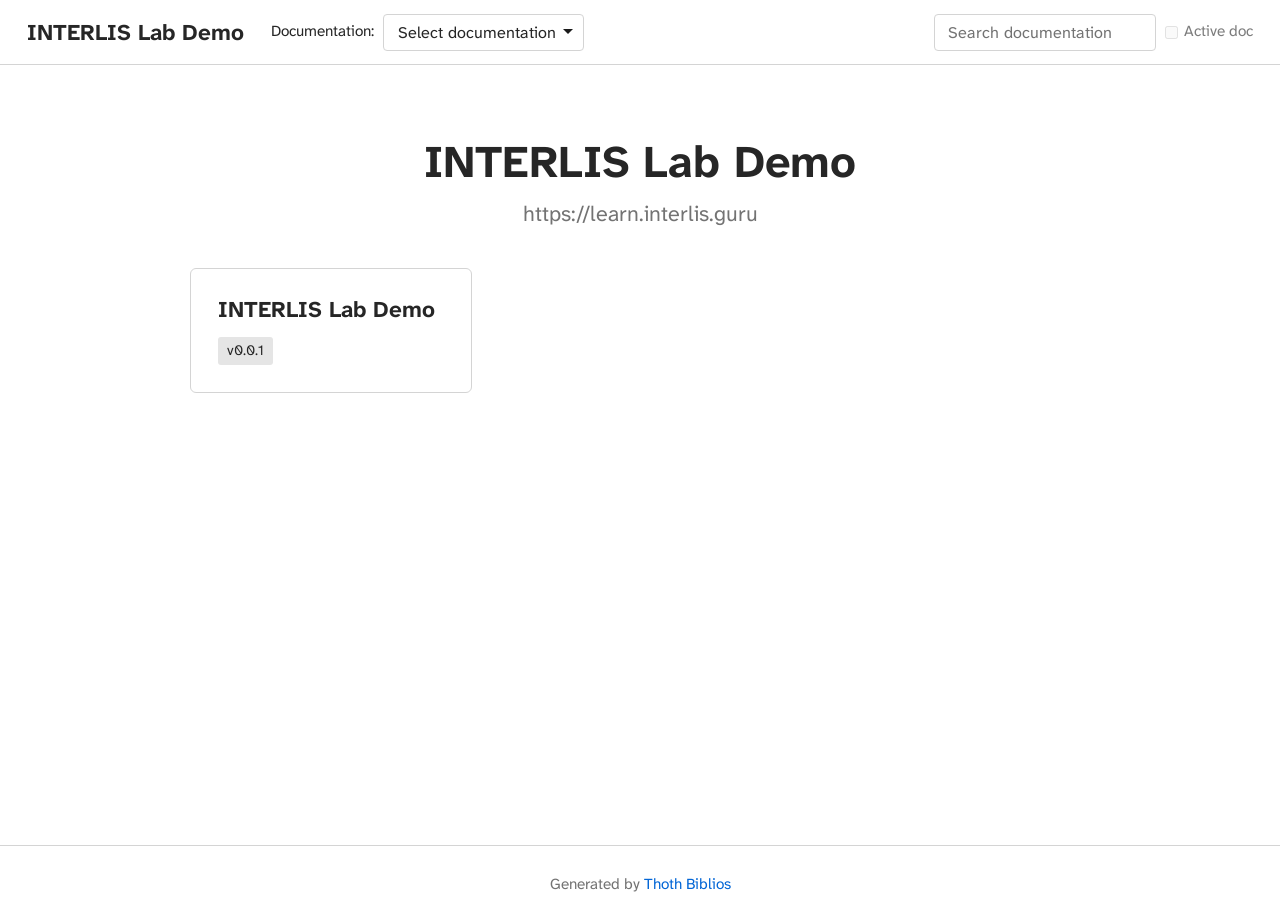
<file: index.html>
<!DOCTYPE html>
<html lang="de">
<head>
    <meta charset="UTF-8">
    <meta name="viewport" content="width=device-width, initial-scale=1.0">
    <title>INTERLIS Lab Demo</title>
    <link rel="stylesheet" href="./site-assets/jetbrainsmono.css">
    <link rel="stylesheet" href="./site-assets/merriweather.css">
    <link rel="stylesheet" href="./site-assets/source-sans-3.css">
    <link rel="stylesheet" href="./site-assets/notoserif.css">
    <link rel="stylesheet" href="./site-assets/open-sans.css">
    <link rel="stylesheet" href="./site-assets/literata.css">
    <link rel="stylesheet" href="./site-assets/atkinson-hyperlegible-next.css">
    <link rel="stylesheet" href="./site-assets/ibm-plex-sans.css">
    <link rel="stylesheet" href="./site-assets/styles.css">
    <link rel="stylesheet" href="./site-assets/custom.css">
    <link rel="stylesheet" href="./site-assets/prism/prism.css">
    <link rel="stylesheet" href="./site-assets/prism-overrides.css">
    <link rel="stylesheet" href="./site-assets/prism/plugins/line-highlight/prism-line-highlight.min.css">
    <link rel="stylesheet" href="./site-assets/prism/plugins/line-numbers/prism-line-numbers.min.css">
    <link rel="stylesheet" href="./site-assets/prism/plugins/toolbar/prism-toolbar.min.css">
    <script src="./site-assets/lunr.min.js" defer></script>
    <script src="./site-assets/search.js" defer></script>
    <script src="./site-assets/prism/prism.js" defer></script>
    <script src="./site-assets/prism-conum-bridge.js" defer></script>
    <script src="./site-assets/prism/components/prism-markup.min.js" defer></script>
    <script src="./site-assets/prism/components/prism-clike.min.js" defer></script>
    <script src="./site-assets/prism/components/prism-javascript.min.js" defer></script>
    <script src="./site-assets/prism/components/prism-css.min.js" defer></script>
    <script src="./site-assets/prism/components/prism-ini.min.js" defer></script>
    <script src="./site-assets/prism/components/prism-interlis.js" defer></script>
    <script src="./site-assets/prism/components/prism-java.min.js" defer></script>
    <script src="./site-assets/prism/components/prism-typescript.min.js" defer></script>
    <script src="./site-assets/prism/components/prism-json.min.js" defer></script>
    <script src="./site-assets/prism/components/prism-bash.min.js" defer></script>
    <script src="./site-assets/prism/components/prism-sql.min.js" defer></script>
    <script src="./site-assets/prism/components/prism-python.min.js" defer></script>
    <script src="./site-assets/prism/components/prism-yaml.min.js" defer></script>
    <script src="./site-assets/prism/components/prism-kotlin.min.js" defer></script>
    <script src="./site-assets/prism/components/prism-go.min.js" defer></script>
    <script src="./site-assets/prism/components/prism-c.min.js" defer></script>
    <script src="./site-assets/prism/components/prism-cpp.min.js" defer></script>
    <script src="./site-assets/prism/plugins/line-highlight/prism-line-highlight.min.js" defer></script>
    <script src="./site-assets/prism/plugins/line-numbers/prism-line-numbers.min.js" defer></script>
    <script src="./site-assets/prism/plugins/toolbar/prism-toolbar.min.js" defer></script>
    <script src="./site-assets/prism/plugins/copy-to-clipboard/prism-copy-to-clipboard.min.js" defer></script>
</head>
<body data-search-language-mode="multilingual_safe" data-single-page-mode="false" data-initial-chapter-id="" data-current-component-id="" data-current-version="" data-site-root-href="./" data-search-index-url="./search-index.json">
    <header class="site-header">
        <div class="header-content">
            <a href="./" class="site-title">
                <span class="site-title-text">INTERLIS Lab Demo</span>
            </a>
                <nav class="doc-switcher">
                    <label for="doc-switch">Documentation:</label>
                    <select id="doc-switch" onchange="window.location.href=this.value">
                        <option value="" disabled selected>Select documentation</option>
                            <option value="./interlis-lab-demo/main/"
                                >
                                INTERLIS Lab Demo
                            </option>
                    </select>
                </nav>
            <form class="search-form" action="./search/" method="get" role="search">
                <!--<label for="search-input">Search:</label>-->
                <input id="search-input" type="search" name="q" value="" placeholder="Search documentation">
                <input id="search-scope-input" type="hidden" name="scope" value="global">
                <input id="search-component-input" type="hidden" name="component" value="">
                <input id="search-version-input" type="hidden" name="version" value="">
                <label for="search-scope-active" class="search-scope-toggle is-disabled">
                    <input id="search-scope-active" type="checkbox" disabled>
                    <span>Active doc</span>
                </label>
            </form>
        </div>
    </header>

    <div class="layout">

        <main class="content">

    <div class="home">
        <h1>INTERLIS Lab Demo</h1>
            <p class="description">https://learn.interlis.guru</p>

        <div class="components-grid">
                <article class="component-card">
                    <a href="./interlis-lab-demo/main/"
                       class="component-card-default-link"
                       aria-label="Open INTERLIS Lab Demo (main)"></a>
                    <h2>INTERLIS Lab Demo</h2>
                    <p class="versions">
                            <a href="./interlis-lab-demo/main/" class="version-tag">v0.0.1</a>
                    </p>
                </article>
        </div>
    </div>

        </main>
    </div>

    <footer class="site-footer">
        <p>Generated by <a href="https://github.com/stefan/thoth">Thoth Biblios</a></p>
    </footer>
</body>
</html>
</file>
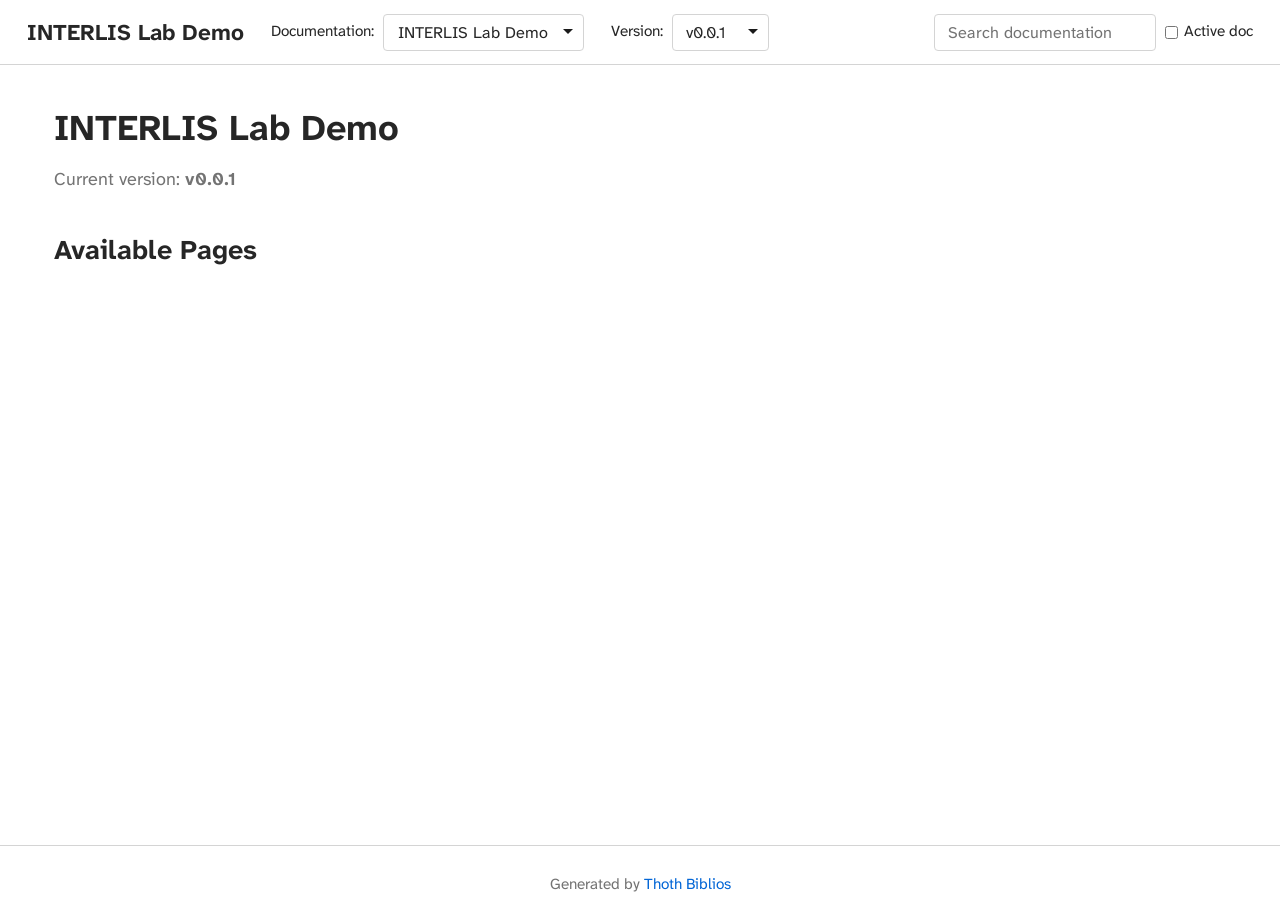
<file: interlis-lab-demo/index.html>
<!DOCTYPE html>
<html lang="de">
<head>
    <meta charset="UTF-8">
    <meta name="viewport" content="width=device-width, initial-scale=1.0">
    <title>INTERLIS Lab Demo</title>
    <link rel="stylesheet" href="../site-assets/jetbrainsmono.css">
    <link rel="stylesheet" href="../site-assets/merriweather.css">
    <link rel="stylesheet" href="../site-assets/source-sans-3.css">
    <link rel="stylesheet" href="../site-assets/notoserif.css">
    <link rel="stylesheet" href="../site-assets/open-sans.css">
    <link rel="stylesheet" href="../site-assets/literata.css">
    <link rel="stylesheet" href="../site-assets/atkinson-hyperlegible-next.css">
    <link rel="stylesheet" href="../site-assets/ibm-plex-sans.css">
    <link rel="stylesheet" href="../site-assets/styles.css">
    <link rel="stylesheet" href="../site-assets/custom.css">
    <link rel="stylesheet" href="../site-assets/prism/prism.css">
    <link rel="stylesheet" href="../site-assets/prism-overrides.css">
    <link rel="stylesheet" href="../site-assets/prism/plugins/line-highlight/prism-line-highlight.min.css">
    <link rel="stylesheet" href="../site-assets/prism/plugins/line-numbers/prism-line-numbers.min.css">
    <link rel="stylesheet" href="../site-assets/prism/plugins/toolbar/prism-toolbar.min.css">
    <script src="../site-assets/lunr.min.js" defer></script>
    <script src="../site-assets/search.js" defer></script>
    <script src="../site-assets/prism/prism.js" defer></script>
    <script src="../site-assets/prism-conum-bridge.js" defer></script>
    <script src="../site-assets/prism/components/prism-markup.min.js" defer></script>
    <script src="../site-assets/prism/components/prism-clike.min.js" defer></script>
    <script src="../site-assets/prism/components/prism-javascript.min.js" defer></script>
    <script src="../site-assets/prism/components/prism-css.min.js" defer></script>
    <script src="../site-assets/prism/components/prism-ini.min.js" defer></script>
    <script src="../site-assets/prism/components/prism-interlis.js" defer></script>
    <script src="../site-assets/prism/components/prism-java.min.js" defer></script>
    <script src="../site-assets/prism/components/prism-typescript.min.js" defer></script>
    <script src="../site-assets/prism/components/prism-json.min.js" defer></script>
    <script src="../site-assets/prism/components/prism-bash.min.js" defer></script>
    <script src="../site-assets/prism/components/prism-sql.min.js" defer></script>
    <script src="../site-assets/prism/components/prism-python.min.js" defer></script>
    <script src="../site-assets/prism/components/prism-yaml.min.js" defer></script>
    <script src="../site-assets/prism/components/prism-kotlin.min.js" defer></script>
    <script src="../site-assets/prism/components/prism-go.min.js" defer></script>
    <script src="../site-assets/prism/components/prism-c.min.js" defer></script>
    <script src="../site-assets/prism/components/prism-cpp.min.js" defer></script>
    <script src="../site-assets/prism/plugins/line-highlight/prism-line-highlight.min.js" defer></script>
    <script src="../site-assets/prism/plugins/line-numbers/prism-line-numbers.min.js" defer></script>
    <script src="../site-assets/prism/plugins/toolbar/prism-toolbar.min.js" defer></script>
    <script src="../site-assets/prism/plugins/copy-to-clipboard/prism-copy-to-clipboard.min.js" defer></script>
</head>
<body data-search-language-mode="multilingual_safe" data-single-page-mode="false" data-initial-chapter-id="" data-current-component-id="interlis-lab-demo" data-current-version="main" data-site-root-href="../" data-search-index-url="../search-index.json">
    <header class="site-header">
        <div class="header-content">
            <a href="../" class="site-title">
                <span class="site-title-text">INTERLIS Lab Demo</span>
            </a>
                <nav class="doc-switcher">
                    <label for="doc-switch">Documentation:</label>
                    <select id="doc-switch" onchange="window.location.href=this.value">
                        <option value="" disabled >Select documentation</option>
                            <option value="../interlis-lab-demo/main/"
                                selected>
                                INTERLIS Lab Demo
                            </option>
                    </select>
                </nav>
                <nav class="version-switcher">
                    <label for="version-switch">Version:</label>
                    <select id="version-switch" onchange="window.location.href=this.value">
                        <option disabled>Version</option>
                            <option value="../interlis-lab-demo/main/"
                                selected>
                                v0.0.1
                            </option>
                    </select>
                </nav>
            <form class="search-form" action="../search/" method="get" role="search">
                <!--<label for="search-input">Search:</label>-->
                <input id="search-input" type="search" name="q" value="" placeholder="Search documentation">
                <input id="search-scope-input" type="hidden" name="scope" value="global">
                <input id="search-component-input" type="hidden" name="component" value="interlis-lab-demo">
                <input id="search-version-input" type="hidden" name="version" value="main">
                <label for="search-scope-active" class="search-scope-toggle">
                    <input id="search-scope-active" type="checkbox">
                    <span>Active doc</span>
                </label>
            </form>
        </div>
    </header>

    <div class="layout">

        <main class="content">

    <div class="component-home">
        <h1>INTERLIS Lab Demo</h1>
        <p class="version-info">
            Current version: <strong>v0.0.1</strong>
        </p>

            <h2>Available Pages</h2>
            <ul class="page-list">
            </ul>

    </div>

        </main>
    </div>

    <footer class="site-footer">
        <p>Generated by <a href="https://github.com/stefan/thoth">Thoth Biblios</a></p>
    </footer>
</body>
</html>
</file>
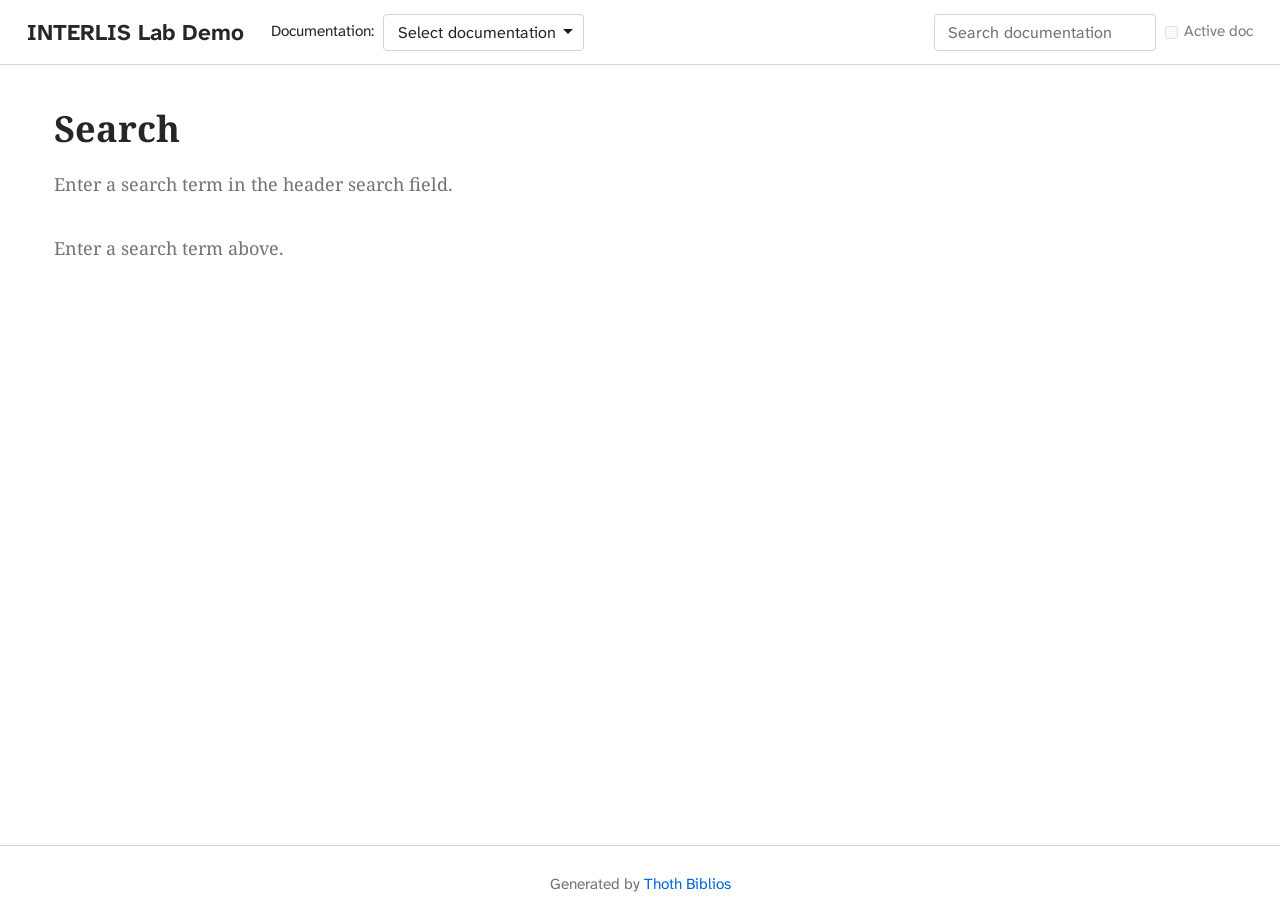
<file: search/index.html>
<!DOCTYPE html>
<html lang="de">
<head>
    <meta charset="UTF-8">
    <meta name="viewport" content="width=device-width, initial-scale=1.0">
    <title>Search - INTERLIS Lab Demo</title>
    <link rel="stylesheet" href="../site-assets/jetbrainsmono.css">
    <link rel="stylesheet" href="../site-assets/merriweather.css">
    <link rel="stylesheet" href="../site-assets/source-sans-3.css">
    <link rel="stylesheet" href="../site-assets/notoserif.css">
    <link rel="stylesheet" href="../site-assets/open-sans.css">
    <link rel="stylesheet" href="../site-assets/literata.css">
    <link rel="stylesheet" href="../site-assets/atkinson-hyperlegible-next.css">
    <link rel="stylesheet" href="../site-assets/ibm-plex-sans.css">
    <link rel="stylesheet" href="../site-assets/styles.css">
    <link rel="stylesheet" href="../site-assets/custom.css">
    <link rel="stylesheet" href="../site-assets/prism/prism.css">
    <link rel="stylesheet" href="../site-assets/prism-overrides.css">
    <link rel="stylesheet" href="../site-assets/prism/plugins/line-highlight/prism-line-highlight.min.css">
    <link rel="stylesheet" href="../site-assets/prism/plugins/line-numbers/prism-line-numbers.min.css">
    <link rel="stylesheet" href="../site-assets/prism/plugins/toolbar/prism-toolbar.min.css">
    <script src="../site-assets/lunr.min.js" defer></script>
    <script src="../search-index.js" defer></script>
    <script src="../site-assets/search.js" defer></script>
    <script src="../site-assets/prism/prism.js" defer></script>
    <script src="../site-assets/prism-conum-bridge.js" defer></script>
    <script src="../site-assets/prism/components/prism-markup.min.js" defer></script>
    <script src="../site-assets/prism/components/prism-clike.min.js" defer></script>
    <script src="../site-assets/prism/components/prism-javascript.min.js" defer></script>
    <script src="../site-assets/prism/components/prism-css.min.js" defer></script>
    <script src="../site-assets/prism/components/prism-ini.min.js" defer></script>
    <script src="../site-assets/prism/components/prism-interlis.js" defer></script>
    <script src="../site-assets/prism/components/prism-java.min.js" defer></script>
    <script src="../site-assets/prism/components/prism-typescript.min.js" defer></script>
    <script src="../site-assets/prism/components/prism-json.min.js" defer></script>
    <script src="../site-assets/prism/components/prism-bash.min.js" defer></script>
    <script src="../site-assets/prism/components/prism-sql.min.js" defer></script>
    <script src="../site-assets/prism/components/prism-python.min.js" defer></script>
    <script src="../site-assets/prism/components/prism-yaml.min.js" defer></script>
    <script src="../site-assets/prism/components/prism-kotlin.min.js" defer></script>
    <script src="../site-assets/prism/components/prism-go.min.js" defer></script>
    <script src="../site-assets/prism/components/prism-c.min.js" defer></script>
    <script src="../site-assets/prism/components/prism-cpp.min.js" defer></script>
    <script src="../site-assets/prism/plugins/line-highlight/prism-line-highlight.min.js" defer></script>
    <script src="../site-assets/prism/plugins/line-numbers/prism-line-numbers.min.js" defer></script>
    <script src="../site-assets/prism/plugins/toolbar/prism-toolbar.min.js" defer></script>
    <script src="../site-assets/prism/plugins/copy-to-clipboard/prism-copy-to-clipboard.min.js" defer></script>
</head>
<body data-search-language-mode="multilingual_safe" data-single-page-mode="false" data-initial-chapter-id="" data-current-component-id="" data-current-version="" data-site-root-href="../" data-search-index-url="../search-index.json">
    <header class="site-header">
        <div class="header-content">
            <a href="../" class="site-title">
                <span class="site-title-text">INTERLIS Lab Demo</span>
            </a>
                <nav class="doc-switcher">
                    <label for="doc-switch">Documentation:</label>
                    <select id="doc-switch" onchange="window.location.href=this.value">
                        <option value="" disabled selected>Select documentation</option>
                            <option value="../interlis-lab-demo/main/"
                                >
                                INTERLIS Lab Demo
                            </option>
                    </select>
                </nav>
            <form class="search-form" action="../search/" method="get" role="search">
                <!--<label for="search-input">Search:</label>-->
                <input id="search-input" type="search" name="q" value="" placeholder="Search documentation">
                <input id="search-scope-input" type="hidden" name="scope" value="global">
                <input id="search-component-input" type="hidden" name="component" value="">
                <input id="search-version-input" type="hidden" name="version" value="">
                <label for="search-scope-active" class="search-scope-toggle is-disabled">
                    <input id="search-scope-active" type="checkbox" disabled>
                    <span>Active doc</span>
                </label>
            </form>
        </div>
    </header>

    <div class="layout">

        <main class="content">

    <section class="search-page">
        <h1>Search</h1>
        <p id="search-query" class="search-status">Enter a search term.</p>
        <div id="search-results" class="search-results" aria-live="polite"></div>
    </section>

        </main>
    </div>

    <footer class="site-footer">
        <p>Generated by <a href="https://github.com/stefan/thoth">Thoth Biblios</a></p>
    </footer>
</body>
</html>
</file>
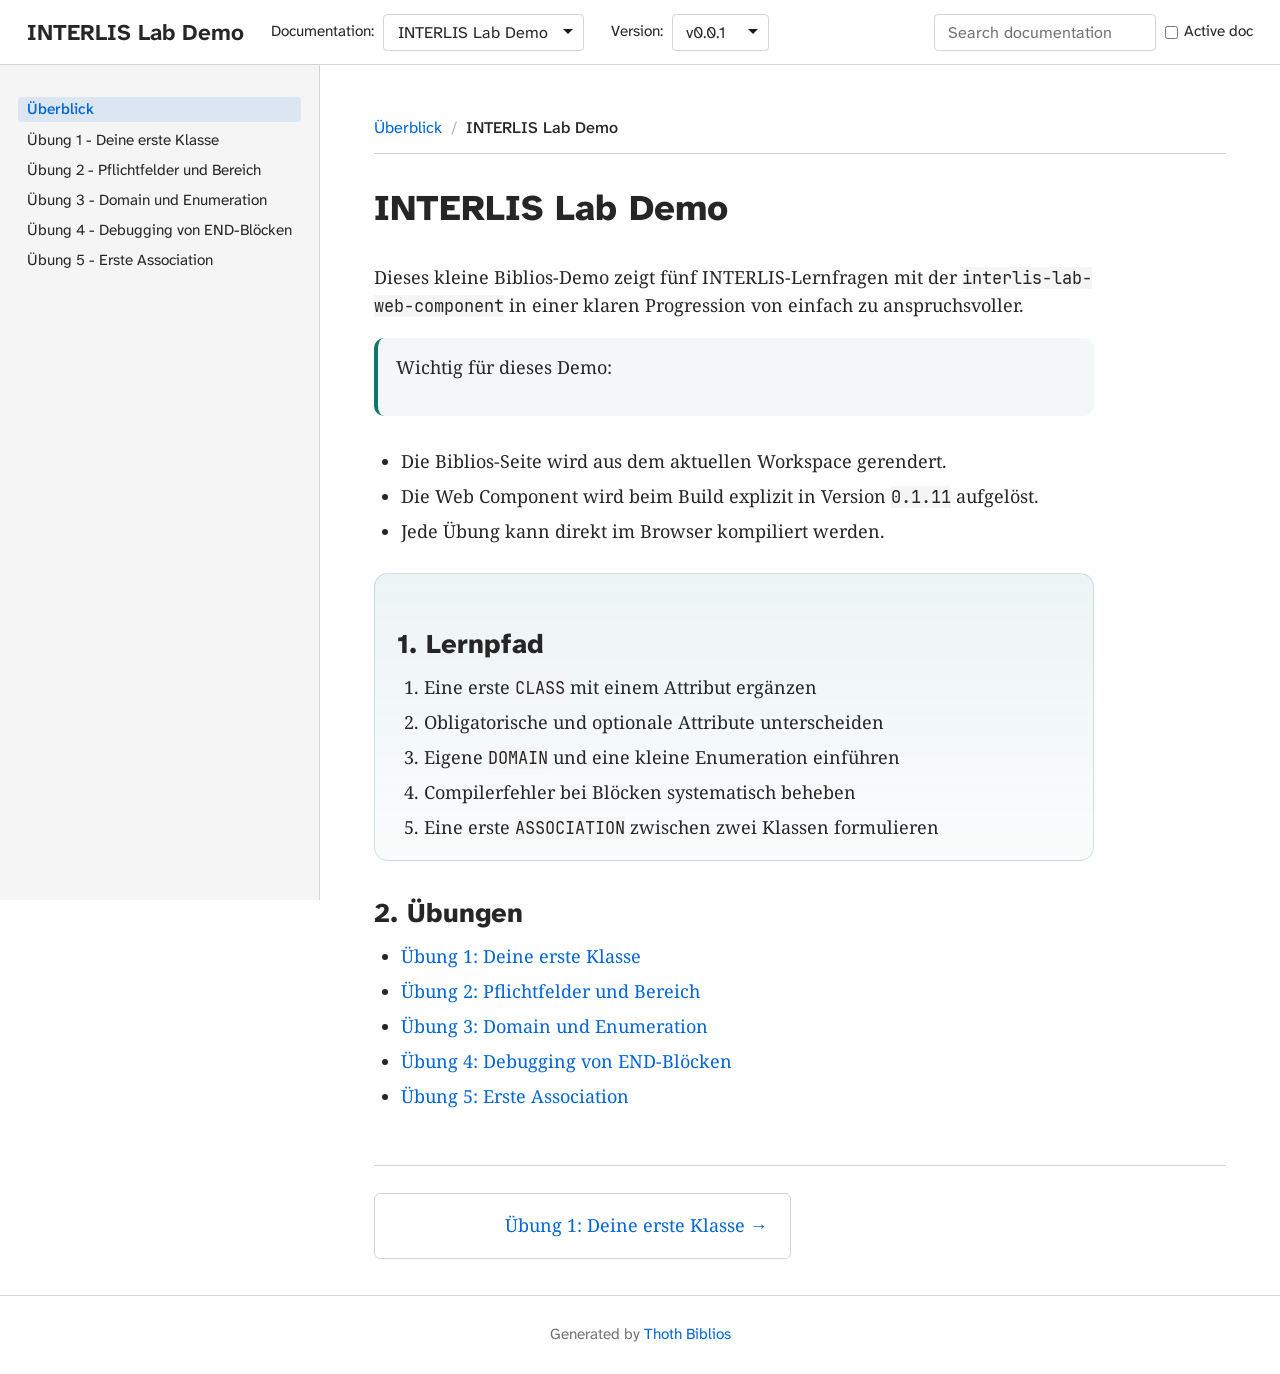
<file: interlis-lab-demo/main/index.html>
<!DOCTYPE html>
<html lang="de">
<head>
    <meta charset="UTF-8">
    <meta name="viewport" content="width=device-width, initial-scale=1.0">
    <title>INTERLIS Lab Demo</title>
    <link rel="stylesheet" href="../../site-assets/jetbrainsmono.css">
    <link rel="stylesheet" href="../../site-assets/merriweather.css">
    <link rel="stylesheet" href="../../site-assets/source-sans-3.css">
    <link rel="stylesheet" href="../../site-assets/notoserif.css">
    <link rel="stylesheet" href="../../site-assets/open-sans.css">
    <link rel="stylesheet" href="../../site-assets/literata.css">
    <link rel="stylesheet" href="../../site-assets/atkinson-hyperlegible-next.css">
    <link rel="stylesheet" href="../../site-assets/ibm-plex-sans.css">
    <link rel="stylesheet" href="../../site-assets/styles.css">
    <link rel="stylesheet" href="../../site-assets/custom.css">
    <link rel="stylesheet" href="../../site-assets/prism/prism.css">
    <link rel="stylesheet" href="../../site-assets/prism-overrides.css">
    <link rel="stylesheet" href="../../site-assets/prism/plugins/line-highlight/prism-line-highlight.min.css">
    <link rel="stylesheet" href="../../site-assets/prism/plugins/line-numbers/prism-line-numbers.min.css">
    <link rel="stylesheet" href="../../site-assets/prism/plugins/toolbar/prism-toolbar.min.css">
    <script src="../../site-assets/lunr.min.js" defer></script>
    <script src="../../site-assets/search.js" defer></script>
    <script src="../../site-assets/prism/prism.js" defer></script>
    <script src="../../site-assets/prism-conum-bridge.js" defer></script>
    <script src="../../site-assets/prism/components/prism-markup.min.js" defer></script>
    <script src="../../site-assets/prism/components/prism-clike.min.js" defer></script>
    <script src="../../site-assets/prism/components/prism-javascript.min.js" defer></script>
    <script src="../../site-assets/prism/components/prism-css.min.js" defer></script>
    <script src="../../site-assets/prism/components/prism-ini.min.js" defer></script>
    <script src="../../site-assets/prism/components/prism-interlis.js" defer></script>
    <script src="../../site-assets/prism/components/prism-java.min.js" defer></script>
    <script src="../../site-assets/prism/components/prism-typescript.min.js" defer></script>
    <script src="../../site-assets/prism/components/prism-json.min.js" defer></script>
    <script src="../../site-assets/prism/components/prism-bash.min.js" defer></script>
    <script src="../../site-assets/prism/components/prism-sql.min.js" defer></script>
    <script src="../../site-assets/prism/components/prism-python.min.js" defer></script>
    <script src="../../site-assets/prism/components/prism-yaml.min.js" defer></script>
    <script src="../../site-assets/prism/components/prism-kotlin.min.js" defer></script>
    <script src="../../site-assets/prism/components/prism-go.min.js" defer></script>
    <script src="../../site-assets/prism/components/prism-c.min.js" defer></script>
    <script src="../../site-assets/prism/components/prism-cpp.min.js" defer></script>
    <script src="../../site-assets/prism/plugins/line-highlight/prism-line-highlight.min.js" defer></script>
    <script src="../../site-assets/prism/plugins/line-numbers/prism-line-numbers.min.js" defer></script>
    <script src="../../site-assets/prism/plugins/toolbar/prism-toolbar.min.js" defer></script>
    <script src="../../site-assets/prism/plugins/copy-to-clipboard/prism-copy-to-clipboard.min.js" defer></script>
</head>
<body data-search-language-mode="multilingual_safe" data-single-page-mode="false" data-initial-chapter-id="" data-current-component-id="interlis-lab-demo" data-current-version="main" data-site-root-href="../../" data-search-index-url="../../search-index.json">
    <header class="site-header">
        <div class="header-content">
            <a href="../../" class="site-title">
                <span class="site-title-text">INTERLIS Lab Demo</span>
            </a>
                <nav class="doc-switcher">
                    <label for="doc-switch">Documentation:</label>
                    <select id="doc-switch" onchange="window.location.href=this.value">
                        <option value="" disabled >Select documentation</option>
                            <option value="../../interlis-lab-demo/main/"
                                selected>
                                INTERLIS Lab Demo
                            </option>
                    </select>
                </nav>
                <nav class="version-switcher">
                    <label for="version-switch">Version:</label>
                    <select id="version-switch" onchange="window.location.href=this.value">
                        <option disabled>Version</option>
                            <option value="../../interlis-lab-demo/main/"
                                selected>
                                v0.0.1
                            </option>
                    </select>
                </nav>
            <form class="search-form" action="../../search/" method="get" role="search">
                <!--<label for="search-input">Search:</label>-->
                <input id="search-input" type="search" name="q" value="" placeholder="Search documentation">
                <input id="search-scope-input" type="hidden" name="scope" value="global">
                <input id="search-component-input" type="hidden" name="component" value="interlis-lab-demo">
                <input id="search-version-input" type="hidden" name="version" value="main">
                <label for="search-scope-active" class="search-scope-toggle">
                    <input id="search-scope-active" type="checkbox">
                    <span>Active doc</span>
                </label>
            </form>
        </div>
    </header>

    <div class="layout">
        <aside class="sidebar">
            <nav class="sidebar-nav">

    <ul class="nav-list">

            <li class="nav-item">
                    <a href="../../interlis-lab-demo/main/"
                       class="nav-link active"
                       >
                        Überblick
                    </a>
            </li>

            <li class="nav-item">
                    <a href="../../interlis-lab-demo/main/01-erste-klasse/"
                       class="nav-link"
                       >
                        Übung 1 - Deine erste Klasse
                    </a>
            </li>

            <li class="nav-item">
                    <a href="../../interlis-lab-demo/main/02-pflichtfelder-und-bereich/"
                       class="nav-link"
                       >
                        Übung 2 - Pflichtfelder und Bereich
                    </a>
            </li>

            <li class="nav-item">
                    <a href="../../interlis-lab-demo/main/03-domain-und-enum/"
                       class="nav-link"
                       >
                        Übung 3 - Domain und Enumeration
                    </a>
            </li>

            <li class="nav-item">
                    <a href="../../interlis-lab-demo/main/04-debugging-end-bloecke/"
                       class="nav-link"
                       >
                        Übung 4 - Debugging von END-Blöcken
                    </a>
            </li>

            <li class="nav-item">
                    <a href="../../interlis-lab-demo/main/05-erste-association/"
                       class="nav-link"
                       >
                        Übung 5 - Erste Association
                    </a>
            </li>
    </ul>
            </nav>
        </aside>

        <main class="content">
            <nav class="breadcrumbs" data-chapter-breadcrumb="disabled">
                        
                            <a href="../../interlis-lab-demo/main/">Überblick</a>
                        <span class="separator">/</span>
                            <span class="current">INTERLIS Lab Demo</span>
            </nav>

    <article class="doc-page">
        <h1>INTERLIS Lab Demo</h1>
        <div class="doc-content">
            <div id="preamble">
 <div class="sectionbody">
  <div class="paragraph lead">
   <p>Dieses kleine Biblios-Demo zeigt fünf INTERLIS-Lernfragen mit der <code>interlis-lab-web-component</code> in einer klaren Progression von einfach zu anspruchsvoller.</p>
  </div>
  <div class="paragraph exercise-meta">
   <p>Wichtig für dieses Demo:</p>
  </div>
  <div class="ulist">
   <ul>
    <li>
     <p>Die Biblios-Seite wird aus dem aktuellen Workspace gerendert.</p>
    </li>
    <li>
     <p>Die Web Component wird beim Build explizit in Version <code>0.1.11</code> aufgelöst.</p>
    </li>
    <li>
     <p>Jede Übung kann direkt im Browser kompiliert werden.</p>
    </li>
   </ul>
  </div>
 </div>
</div>
<div class="sect1 exercise-path">
 <h2 id="_lernpfad"><a class="anchor" href="#_lernpfad"></a>1. Lernpfad</h2>
 <div class="sectionbody">
  <div class="olist arabic">
   <ol class="arabic">
    <li>
     <p>Eine erste <code>CLASS</code> mit einem Attribut ergänzen</p>
    </li>
    <li>
     <p>Obligatorische und optionale Attribute unterscheiden</p>
    </li>
    <li>
     <p>Eigene <code>DOMAIN</code> und eine kleine Enumeration einführen</p>
    </li>
    <li>
     <p>Compilerfehler bei Blöcken systematisch beheben</p>
    </li>
    <li>
     <p>Eine erste <code>ASSOCIATION</code> zwischen zwei Klassen formulieren</p>
    </li>
   </ol>
  </div>
 </div>
</div>
<div class="sect1">
 <h2 id="_übungen"><a class="anchor" href="#_übungen"></a>2. Übungen</h2>
 <div class="sectionbody">
  <div class="ulist">
   <ul>
    <li>
     <p><a href="01-erste-klasse/">Übung 1: Deine erste Klasse</a></p>
    </li>
    <li>
     <p><a href="02-pflichtfelder-und-bereich/">Übung 2: Pflichtfelder und Bereich</a></p>
    </li>
    <li>
     <p><a href="03-domain-und-enum/">Übung 3: Domain und Enumeration</a></p>
    </li>
    <li>
     <p><a href="04-debugging-end-bloecke/">Übung 4: Debugging von END-Blöcken</a></p>
    </li>
    <li>
     <p><a href="05-erste-association/">Übung 5: Erste Association</a></p>
    </li>
   </ul>
  </div>
 </div>
</div>
        </div>
    </article>

            <nav class="prev-next">
                    <a href="../../interlis-lab-demo/main/01-erste-klasse/" class="next">Übung 1: Deine erste Klasse</a>
            </nav>
        </main>
    </div>

    <footer class="site-footer">
        <p>Generated by <a href="https://github.com/stefan/thoth">Thoth Biblios</a></p>
    </footer>
</body>
</html>
</file>
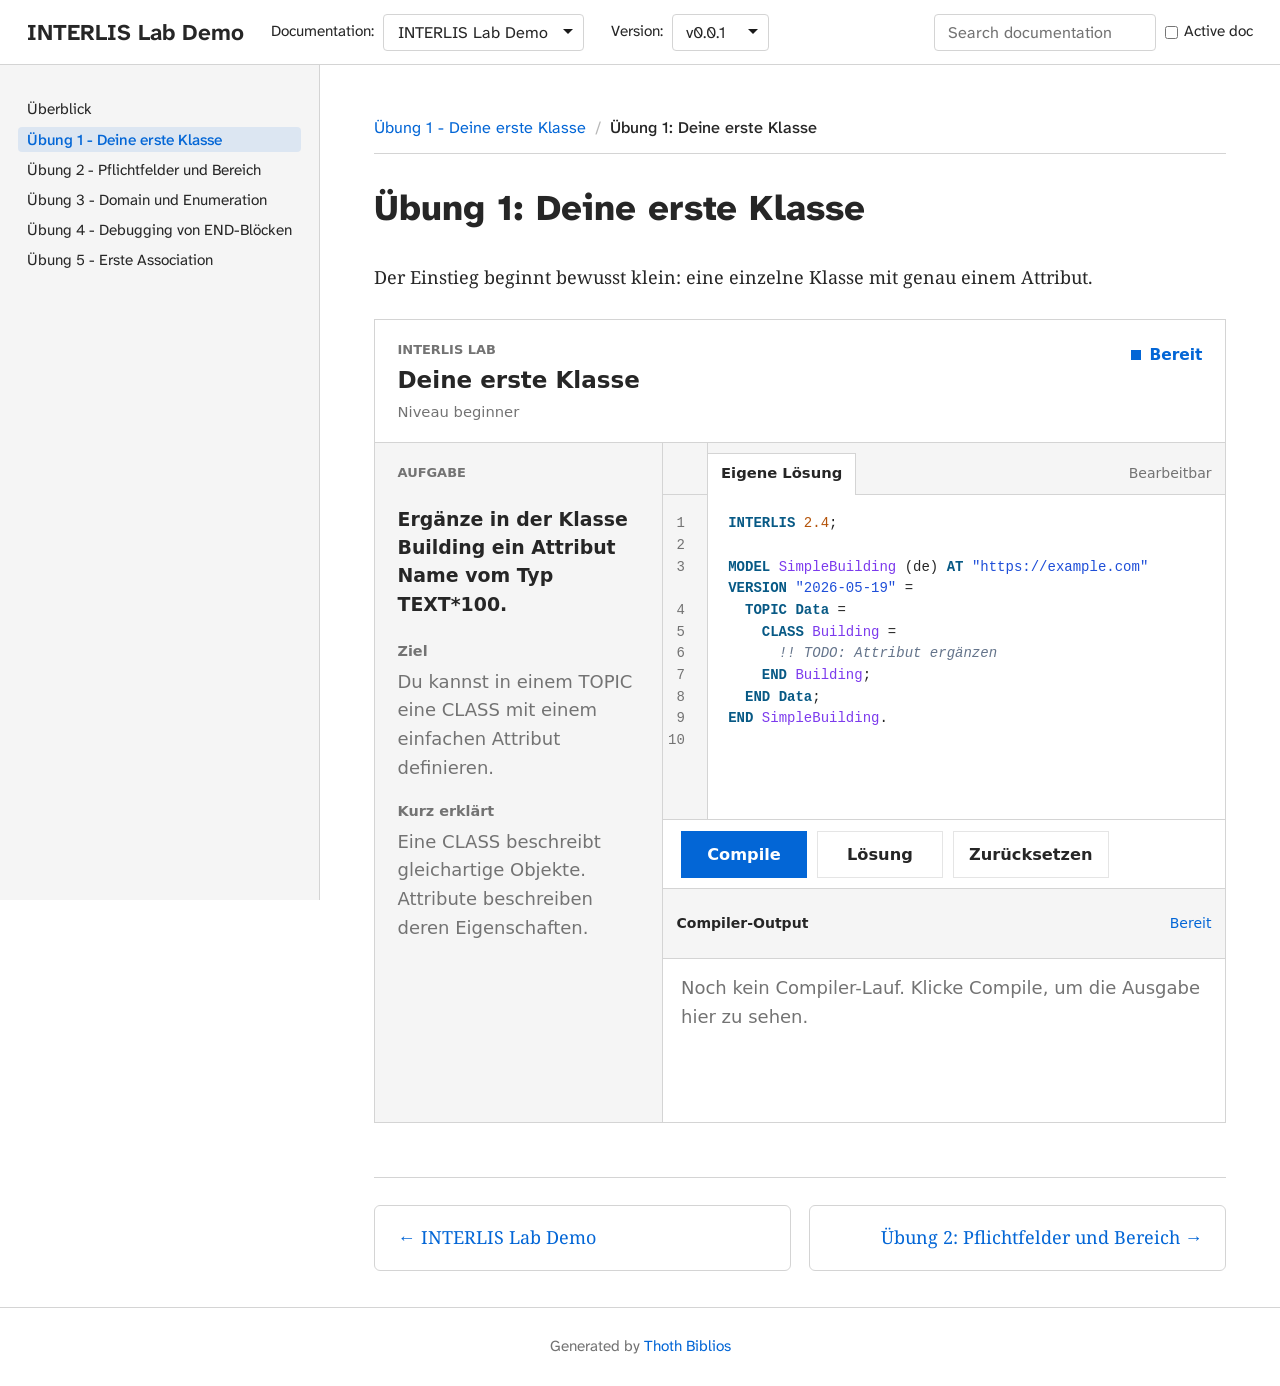
<file: interlis-lab-demo/main/01-erste-klasse/index.html>
<!DOCTYPE html>
<html lang="de">
<head>
    <meta charset="UTF-8">
    <meta name="viewport" content="width=device-width, initial-scale=1.0">
    <title>INTERLIS Lab Demo</title>
    <link rel="stylesheet" href="../../../site-assets/jetbrainsmono.css">
    <link rel="stylesheet" href="../../../site-assets/merriweather.css">
    <link rel="stylesheet" href="../../../site-assets/source-sans-3.css">
    <link rel="stylesheet" href="../../../site-assets/notoserif.css">
    <link rel="stylesheet" href="../../../site-assets/open-sans.css">
    <link rel="stylesheet" href="../../../site-assets/literata.css">
    <link rel="stylesheet" href="../../../site-assets/atkinson-hyperlegible-next.css">
    <link rel="stylesheet" href="../../../site-assets/ibm-plex-sans.css">
    <link rel="stylesheet" href="../../../site-assets/styles.css">
    <link rel="stylesheet" href="../../../site-assets/custom.css">
    <link rel="stylesheet" href="../../../site-assets/prism/prism.css">
    <link rel="stylesheet" href="../../../site-assets/prism-overrides.css">
    <link rel="stylesheet" href="../../../site-assets/prism/plugins/line-highlight/prism-line-highlight.min.css">
    <link rel="stylesheet" href="../../../site-assets/prism/plugins/line-numbers/prism-line-numbers.min.css">
    <link rel="stylesheet" href="../../../site-assets/prism/plugins/toolbar/prism-toolbar.min.css">
    <script src="../../../site-assets/lunr.min.js" defer></script>
    <script src="../../../site-assets/search.js" defer></script>
    <script type="module" src="../../../site-assets/interlis-lab/interlis-lab.js"></script>
    <script src="../../../site-assets/prism/prism.js" defer></script>
    <script src="../../../site-assets/prism-conum-bridge.js" defer></script>
    <script src="../../../site-assets/prism/components/prism-markup.min.js" defer></script>
    <script src="../../../site-assets/prism/components/prism-clike.min.js" defer></script>
    <script src="../../../site-assets/prism/components/prism-javascript.min.js" defer></script>
    <script src="../../../site-assets/prism/components/prism-css.min.js" defer></script>
    <script src="../../../site-assets/prism/components/prism-ini.min.js" defer></script>
    <script src="../../../site-assets/prism/components/prism-interlis.js" defer></script>
    <script src="../../../site-assets/prism/components/prism-java.min.js" defer></script>
    <script src="../../../site-assets/prism/components/prism-typescript.min.js" defer></script>
    <script src="../../../site-assets/prism/components/prism-json.min.js" defer></script>
    <script src="../../../site-assets/prism/components/prism-bash.min.js" defer></script>
    <script src="../../../site-assets/prism/components/prism-sql.min.js" defer></script>
    <script src="../../../site-assets/prism/components/prism-python.min.js" defer></script>
    <script src="../../../site-assets/prism/components/prism-yaml.min.js" defer></script>
    <script src="../../../site-assets/prism/components/prism-kotlin.min.js" defer></script>
    <script src="../../../site-assets/prism/components/prism-go.min.js" defer></script>
    <script src="../../../site-assets/prism/components/prism-c.min.js" defer></script>
    <script src="../../../site-assets/prism/components/prism-cpp.min.js" defer></script>
    <script src="../../../site-assets/prism/plugins/line-highlight/prism-line-highlight.min.js" defer></script>
    <script src="../../../site-assets/prism/plugins/line-numbers/prism-line-numbers.min.js" defer></script>
    <script src="../../../site-assets/prism/plugins/toolbar/prism-toolbar.min.js" defer></script>
    <script src="../../../site-assets/prism/plugins/copy-to-clipboard/prism-copy-to-clipboard.min.js" defer></script>
</head>
<body data-search-language-mode="multilingual_safe" data-single-page-mode="false" data-initial-chapter-id="" data-current-component-id="interlis-lab-demo" data-current-version="main" data-site-root-href="../../../" data-search-index-url="../../../search-index.json">
    <header class="site-header">
        <div class="header-content">
            <a href="../../../" class="site-title">
                <span class="site-title-text">INTERLIS Lab Demo</span>
            </a>
                <nav class="doc-switcher">
                    <label for="doc-switch">Documentation:</label>
                    <select id="doc-switch" onchange="window.location.href=this.value">
                        <option value="" disabled >Select documentation</option>
                            <option value="../../../interlis-lab-demo/main/"
                                selected>
                                INTERLIS Lab Demo
                            </option>
                    </select>
                </nav>
                <nav class="version-switcher">
                    <label for="version-switch">Version:</label>
                    <select id="version-switch" onchange="window.location.href=this.value">
                        <option disabled>Version</option>
                            <option value="../../../interlis-lab-demo/main/"
                                selected>
                                v0.0.1
                            </option>
                    </select>
                </nav>
            <form class="search-form" action="../../../search/" method="get" role="search">
                <!--<label for="search-input">Search:</label>-->
                <input id="search-input" type="search" name="q" value="" placeholder="Search documentation">
                <input id="search-scope-input" type="hidden" name="scope" value="global">
                <input id="search-component-input" type="hidden" name="component" value="interlis-lab-demo">
                <input id="search-version-input" type="hidden" name="version" value="main">
                <label for="search-scope-active" class="search-scope-toggle">
                    <input id="search-scope-active" type="checkbox">
                    <span>Active doc</span>
                </label>
            </form>
        </div>
    </header>

    <div class="layout">
        <aside class="sidebar">
            <nav class="sidebar-nav">

    <ul class="nav-list">

            <li class="nav-item">
                    <a href="../../../interlis-lab-demo/main/"
                       class="nav-link"
                       >
                        Überblick
                    </a>
            </li>

            <li class="nav-item">
                    <a href="../../../interlis-lab-demo/main/01-erste-klasse/"
                       class="nav-link active"
                       >
                        Übung 1 - Deine erste Klasse
                    </a>
            </li>

            <li class="nav-item">
                    <a href="../../../interlis-lab-demo/main/02-pflichtfelder-und-bereich/"
                       class="nav-link"
                       >
                        Übung 2 - Pflichtfelder und Bereich
                    </a>
            </li>

            <li class="nav-item">
                    <a href="../../../interlis-lab-demo/main/03-domain-und-enum/"
                       class="nav-link"
                       >
                        Übung 3 - Domain und Enumeration
                    </a>
            </li>

            <li class="nav-item">
                    <a href="../../../interlis-lab-demo/main/04-debugging-end-bloecke/"
                       class="nav-link"
                       >
                        Übung 4 - Debugging von END-Blöcken
                    </a>
            </li>

            <li class="nav-item">
                    <a href="../../../interlis-lab-demo/main/05-erste-association/"
                       class="nav-link"
                       >
                        Übung 5 - Erste Association
                    </a>
            </li>
    </ul>
            </nav>
        </aside>

        <main class="content">
            <nav class="breadcrumbs" data-chapter-breadcrumb="disabled">
                        
                            <a href="../../../interlis-lab-demo/main/01-erste-klasse/">Übung 1 - Deine erste Klasse</a>
                        <span class="separator">/</span>
                            <span class="current">Übung 1: Deine erste Klasse</span>
            </nav>

    <article class="doc-page">
        <h1>Übung 1: Deine erste Klasse</h1>
        <div class="doc-content">
            <div id="preamble">
 <div class="sectionbody">
  <div class="paragraph">
   <p>Der Einstieg beginnt bewusst klein: eine einzelne Klasse mit genau einem Attribut.</p>
  </div>
  <interlis-lab src="labs/01-erste-klasse.json" runner="cheerpj" ili2c-jar-url="../../../site-assets/interlis-lab/ili2c.jar" storage-key="demo-ili-lab-01-erste-klasse"><a href="labs/01-erste-klasse.json">Übung 1: Deine erste Klasse</a></interlis-lab>
 </div>
</div>
        </div>
    </article>

            <nav class="prev-next">
                    <a href="../../../interlis-lab-demo/main/" class="prev">INTERLIS Lab Demo</a>
                    <a href="../../../interlis-lab-demo/main/02-pflichtfelder-und-bereich/" class="next">Übung 2: Pflichtfelder und Bereich</a>
            </nav>
        </main>
    </div>

    <footer class="site-footer">
        <p>Generated by <a href="https://github.com/stefan/thoth">Thoth Biblios</a></p>
    </footer>
</body>
</html>
</file>
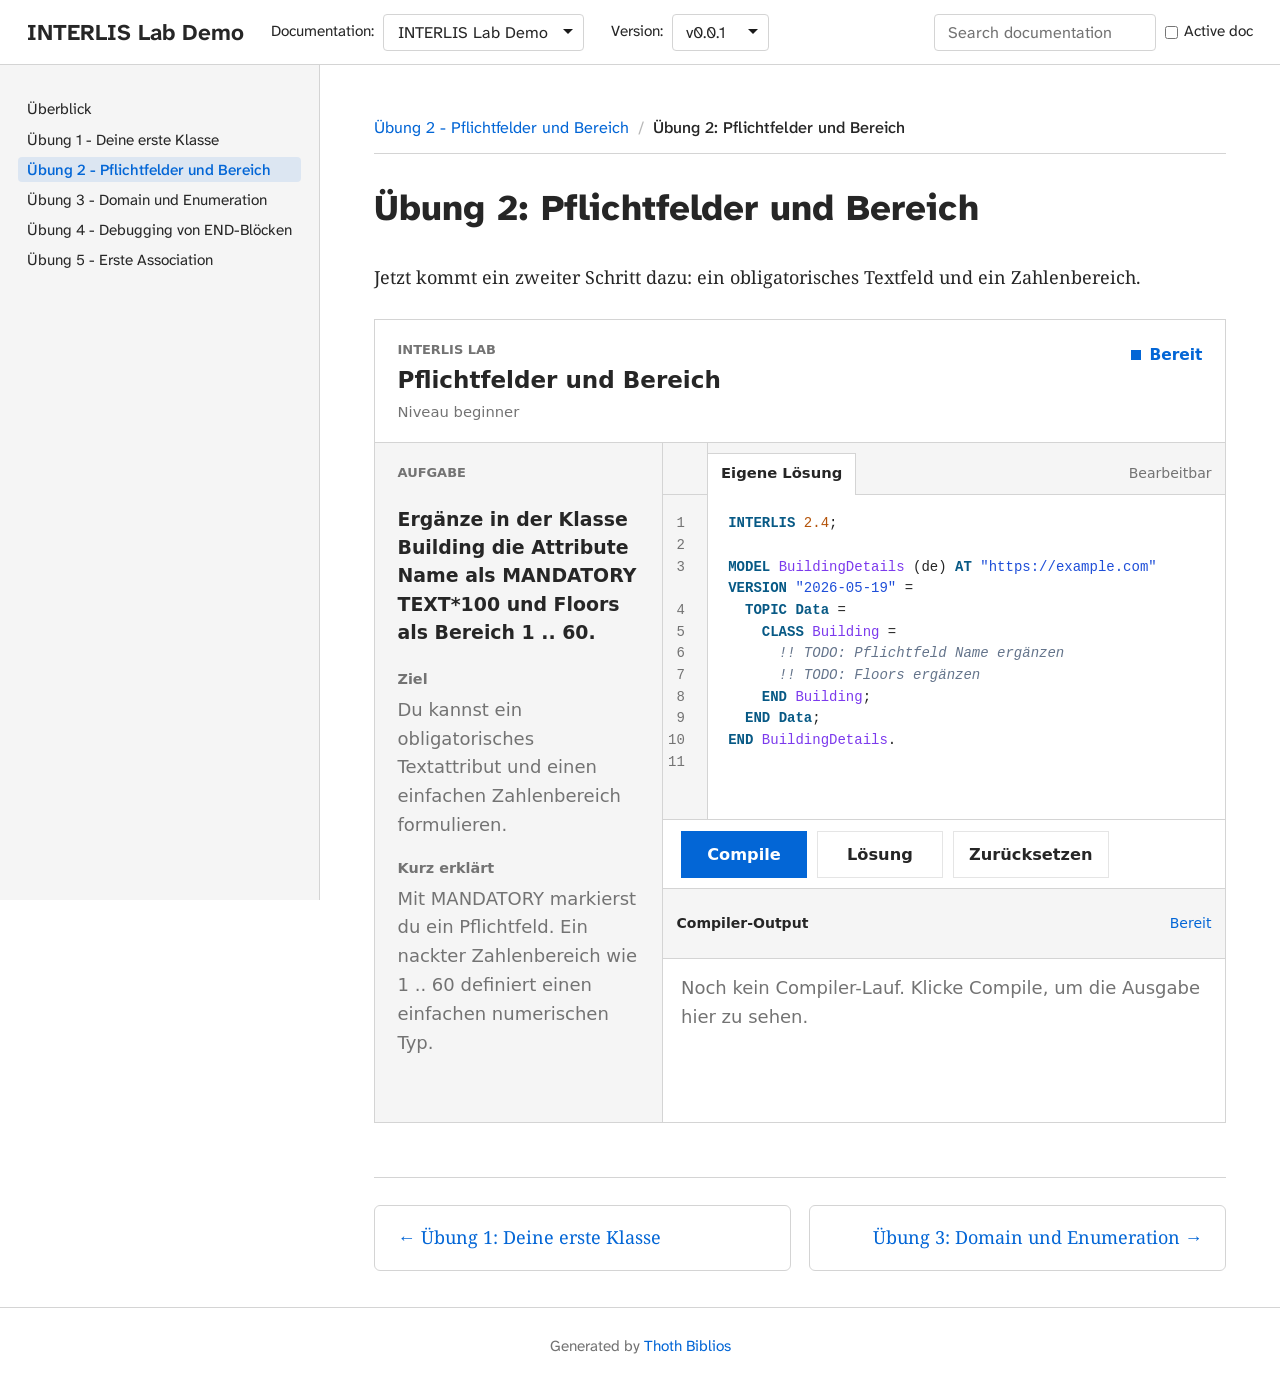
<file: interlis-lab-demo/main/02-pflichtfelder-und-bereich/index.html>
<!DOCTYPE html>
<html lang="de">
<head>
    <meta charset="UTF-8">
    <meta name="viewport" content="width=device-width, initial-scale=1.0">
    <title>INTERLIS Lab Demo</title>
    <link rel="stylesheet" href="../../../site-assets/jetbrainsmono.css">
    <link rel="stylesheet" href="../../../site-assets/merriweather.css">
    <link rel="stylesheet" href="../../../site-assets/source-sans-3.css">
    <link rel="stylesheet" href="../../../site-assets/notoserif.css">
    <link rel="stylesheet" href="../../../site-assets/open-sans.css">
    <link rel="stylesheet" href="../../../site-assets/literata.css">
    <link rel="stylesheet" href="../../../site-assets/atkinson-hyperlegible-next.css">
    <link rel="stylesheet" href="../../../site-assets/ibm-plex-sans.css">
    <link rel="stylesheet" href="../../../site-assets/styles.css">
    <link rel="stylesheet" href="../../../site-assets/custom.css">
    <link rel="stylesheet" href="../../../site-assets/prism/prism.css">
    <link rel="stylesheet" href="../../../site-assets/prism-overrides.css">
    <link rel="stylesheet" href="../../../site-assets/prism/plugins/line-highlight/prism-line-highlight.min.css">
    <link rel="stylesheet" href="../../../site-assets/prism/plugins/line-numbers/prism-line-numbers.min.css">
    <link rel="stylesheet" href="../../../site-assets/prism/plugins/toolbar/prism-toolbar.min.css">
    <script src="../../../site-assets/lunr.min.js" defer></script>
    <script src="../../../site-assets/search.js" defer></script>
    <script type="module" src="../../../site-assets/interlis-lab/interlis-lab.js"></script>
    <script src="../../../site-assets/prism/prism.js" defer></script>
    <script src="../../../site-assets/prism-conum-bridge.js" defer></script>
    <script src="../../../site-assets/prism/components/prism-markup.min.js" defer></script>
    <script src="../../../site-assets/prism/components/prism-clike.min.js" defer></script>
    <script src="../../../site-assets/prism/components/prism-javascript.min.js" defer></script>
    <script src="../../../site-assets/prism/components/prism-css.min.js" defer></script>
    <script src="../../../site-assets/prism/components/prism-ini.min.js" defer></script>
    <script src="../../../site-assets/prism/components/prism-interlis.js" defer></script>
    <script src="../../../site-assets/prism/components/prism-java.min.js" defer></script>
    <script src="../../../site-assets/prism/components/prism-typescript.min.js" defer></script>
    <script src="../../../site-assets/prism/components/prism-json.min.js" defer></script>
    <script src="../../../site-assets/prism/components/prism-bash.min.js" defer></script>
    <script src="../../../site-assets/prism/components/prism-sql.min.js" defer></script>
    <script src="../../../site-assets/prism/components/prism-python.min.js" defer></script>
    <script src="../../../site-assets/prism/components/prism-yaml.min.js" defer></script>
    <script src="../../../site-assets/prism/components/prism-kotlin.min.js" defer></script>
    <script src="../../../site-assets/prism/components/prism-go.min.js" defer></script>
    <script src="../../../site-assets/prism/components/prism-c.min.js" defer></script>
    <script src="../../../site-assets/prism/components/prism-cpp.min.js" defer></script>
    <script src="../../../site-assets/prism/plugins/line-highlight/prism-line-highlight.min.js" defer></script>
    <script src="../../../site-assets/prism/plugins/line-numbers/prism-line-numbers.min.js" defer></script>
    <script src="../../../site-assets/prism/plugins/toolbar/prism-toolbar.min.js" defer></script>
    <script src="../../../site-assets/prism/plugins/copy-to-clipboard/prism-copy-to-clipboard.min.js" defer></script>
</head>
<body data-search-language-mode="multilingual_safe" data-single-page-mode="false" data-initial-chapter-id="" data-current-component-id="interlis-lab-demo" data-current-version="main" data-site-root-href="../../../" data-search-index-url="../../../search-index.json">
    <header class="site-header">
        <div class="header-content">
            <a href="../../../" class="site-title">
                <span class="site-title-text">INTERLIS Lab Demo</span>
            </a>
                <nav class="doc-switcher">
                    <label for="doc-switch">Documentation:</label>
                    <select id="doc-switch" onchange="window.location.href=this.value">
                        <option value="" disabled >Select documentation</option>
                            <option value="../../../interlis-lab-demo/main/"
                                selected>
                                INTERLIS Lab Demo
                            </option>
                    </select>
                </nav>
                <nav class="version-switcher">
                    <label for="version-switch">Version:</label>
                    <select id="version-switch" onchange="window.location.href=this.value">
                        <option disabled>Version</option>
                            <option value="../../../interlis-lab-demo/main/"
                                selected>
                                v0.0.1
                            </option>
                    </select>
                </nav>
            <form class="search-form" action="../../../search/" method="get" role="search">
                <!--<label for="search-input">Search:</label>-->
                <input id="search-input" type="search" name="q" value="" placeholder="Search documentation">
                <input id="search-scope-input" type="hidden" name="scope" value="global">
                <input id="search-component-input" type="hidden" name="component" value="interlis-lab-demo">
                <input id="search-version-input" type="hidden" name="version" value="main">
                <label for="search-scope-active" class="search-scope-toggle">
                    <input id="search-scope-active" type="checkbox">
                    <span>Active doc</span>
                </label>
            </form>
        </div>
    </header>

    <div class="layout">
        <aside class="sidebar">
            <nav class="sidebar-nav">

    <ul class="nav-list">

            <li class="nav-item">
                    <a href="../../../interlis-lab-demo/main/"
                       class="nav-link"
                       >
                        Überblick
                    </a>
            </li>

            <li class="nav-item">
                    <a href="../../../interlis-lab-demo/main/01-erste-klasse/"
                       class="nav-link"
                       >
                        Übung 1 - Deine erste Klasse
                    </a>
            </li>

            <li class="nav-item">
                    <a href="../../../interlis-lab-demo/main/02-pflichtfelder-und-bereich/"
                       class="nav-link active"
                       >
                        Übung 2 - Pflichtfelder und Bereich
                    </a>
            </li>

            <li class="nav-item">
                    <a href="../../../interlis-lab-demo/main/03-domain-und-enum/"
                       class="nav-link"
                       >
                        Übung 3 - Domain und Enumeration
                    </a>
            </li>

            <li class="nav-item">
                    <a href="../../../interlis-lab-demo/main/04-debugging-end-bloecke/"
                       class="nav-link"
                       >
                        Übung 4 - Debugging von END-Blöcken
                    </a>
            </li>

            <li class="nav-item">
                    <a href="../../../interlis-lab-demo/main/05-erste-association/"
                       class="nav-link"
                       >
                        Übung 5 - Erste Association
                    </a>
            </li>
    </ul>
            </nav>
        </aside>

        <main class="content">
            <nav class="breadcrumbs" data-chapter-breadcrumb="disabled">
                        
                            <a href="../../../interlis-lab-demo/main/02-pflichtfelder-und-bereich/">Übung 2 - Pflichtfelder und Bereich</a>
                        <span class="separator">/</span>
                            <span class="current">Übung 2: Pflichtfelder und Bereich</span>
            </nav>

    <article class="doc-page">
        <h1>Übung 2: Pflichtfelder und Bereich</h1>
        <div class="doc-content">
            <div id="preamble">
 <div class="sectionbody">
  <div class="paragraph">
   <p>Jetzt kommt ein zweiter Schritt dazu: ein obligatorisches Textfeld und ein Zahlenbereich.</p>
  </div>
  <interlis-lab src="labs/02-pflichtfelder-und-bereich.json" runner="cheerpj" ili2c-jar-url="../../../site-assets/interlis-lab/ili2c.jar" storage-key="demo-ili-lab-02-pflichtfelder"><a href="labs/02-pflichtfelder-und-bereich.json">Übung 2: Pflichtfelder und Bereich</a></interlis-lab>
 </div>
</div>
        </div>
    </article>

            <nav class="prev-next">
                    <a href="../../../interlis-lab-demo/main/01-erste-klasse/" class="prev">Übung 1: Deine erste Klasse</a>
                    <a href="../../../interlis-lab-demo/main/03-domain-und-enum/" class="next">Übung 3: Domain und Enumeration</a>
            </nav>
        </main>
    </div>

    <footer class="site-footer">
        <p>Generated by <a href="https://github.com/stefan/thoth">Thoth Biblios</a></p>
    </footer>
</body>
</html>
</file>
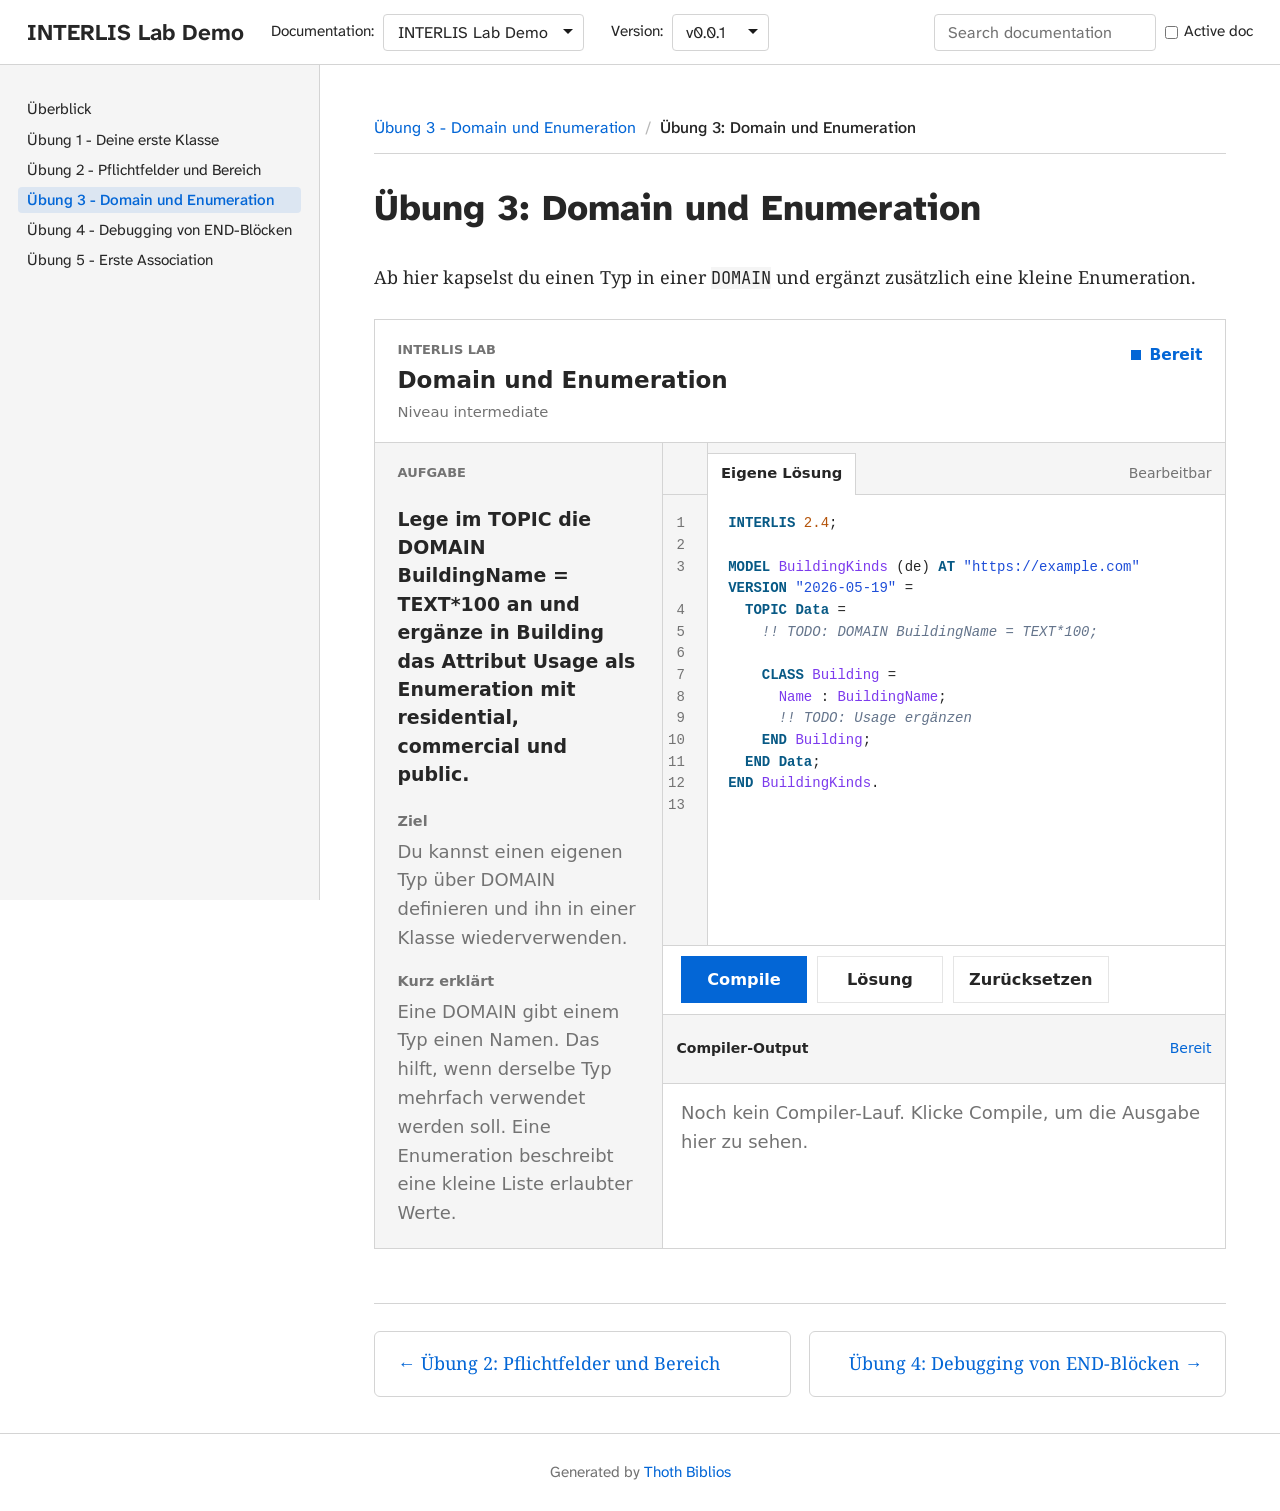
<file: interlis-lab-demo/main/03-domain-und-enum/index.html>
<!DOCTYPE html>
<html lang="de">
<head>
    <meta charset="UTF-8">
    <meta name="viewport" content="width=device-width, initial-scale=1.0">
    <title>INTERLIS Lab Demo</title>
    <link rel="stylesheet" href="../../../site-assets/jetbrainsmono.css">
    <link rel="stylesheet" href="../../../site-assets/merriweather.css">
    <link rel="stylesheet" href="../../../site-assets/source-sans-3.css">
    <link rel="stylesheet" href="../../../site-assets/notoserif.css">
    <link rel="stylesheet" href="../../../site-assets/open-sans.css">
    <link rel="stylesheet" href="../../../site-assets/literata.css">
    <link rel="stylesheet" href="../../../site-assets/atkinson-hyperlegible-next.css">
    <link rel="stylesheet" href="../../../site-assets/ibm-plex-sans.css">
    <link rel="stylesheet" href="../../../site-assets/styles.css">
    <link rel="stylesheet" href="../../../site-assets/custom.css">
    <link rel="stylesheet" href="../../../site-assets/prism/prism.css">
    <link rel="stylesheet" href="../../../site-assets/prism-overrides.css">
    <link rel="stylesheet" href="../../../site-assets/prism/plugins/line-highlight/prism-line-highlight.min.css">
    <link rel="stylesheet" href="../../../site-assets/prism/plugins/line-numbers/prism-line-numbers.min.css">
    <link rel="stylesheet" href="../../../site-assets/prism/plugins/toolbar/prism-toolbar.min.css">
    <script src="../../../site-assets/lunr.min.js" defer></script>
    <script src="../../../site-assets/search.js" defer></script>
    <script type="module" src="../../../site-assets/interlis-lab/interlis-lab.js"></script>
    <script src="../../../site-assets/prism/prism.js" defer></script>
    <script src="../../../site-assets/prism-conum-bridge.js" defer></script>
    <script src="../../../site-assets/prism/components/prism-markup.min.js" defer></script>
    <script src="../../../site-assets/prism/components/prism-clike.min.js" defer></script>
    <script src="../../../site-assets/prism/components/prism-javascript.min.js" defer></script>
    <script src="../../../site-assets/prism/components/prism-css.min.js" defer></script>
    <script src="../../../site-assets/prism/components/prism-ini.min.js" defer></script>
    <script src="../../../site-assets/prism/components/prism-interlis.js" defer></script>
    <script src="../../../site-assets/prism/components/prism-java.min.js" defer></script>
    <script src="../../../site-assets/prism/components/prism-typescript.min.js" defer></script>
    <script src="../../../site-assets/prism/components/prism-json.min.js" defer></script>
    <script src="../../../site-assets/prism/components/prism-bash.min.js" defer></script>
    <script src="../../../site-assets/prism/components/prism-sql.min.js" defer></script>
    <script src="../../../site-assets/prism/components/prism-python.min.js" defer></script>
    <script src="../../../site-assets/prism/components/prism-yaml.min.js" defer></script>
    <script src="../../../site-assets/prism/components/prism-kotlin.min.js" defer></script>
    <script src="../../../site-assets/prism/components/prism-go.min.js" defer></script>
    <script src="../../../site-assets/prism/components/prism-c.min.js" defer></script>
    <script src="../../../site-assets/prism/components/prism-cpp.min.js" defer></script>
    <script src="../../../site-assets/prism/plugins/line-highlight/prism-line-highlight.min.js" defer></script>
    <script src="../../../site-assets/prism/plugins/line-numbers/prism-line-numbers.min.js" defer></script>
    <script src="../../../site-assets/prism/plugins/toolbar/prism-toolbar.min.js" defer></script>
    <script src="../../../site-assets/prism/plugins/copy-to-clipboard/prism-copy-to-clipboard.min.js" defer></script>
</head>
<body data-search-language-mode="multilingual_safe" data-single-page-mode="false" data-initial-chapter-id="" data-current-component-id="interlis-lab-demo" data-current-version="main" data-site-root-href="../../../" data-search-index-url="../../../search-index.json">
    <header class="site-header">
        <div class="header-content">
            <a href="../../../" class="site-title">
                <span class="site-title-text">INTERLIS Lab Demo</span>
            </a>
                <nav class="doc-switcher">
                    <label for="doc-switch">Documentation:</label>
                    <select id="doc-switch" onchange="window.location.href=this.value">
                        <option value="" disabled >Select documentation</option>
                            <option value="../../../interlis-lab-demo/main/"
                                selected>
                                INTERLIS Lab Demo
                            </option>
                    </select>
                </nav>
                <nav class="version-switcher">
                    <label for="version-switch">Version:</label>
                    <select id="version-switch" onchange="window.location.href=this.value">
                        <option disabled>Version</option>
                            <option value="../../../interlis-lab-demo/main/"
                                selected>
                                v0.0.1
                            </option>
                    </select>
                </nav>
            <form class="search-form" action="../../../search/" method="get" role="search">
                <!--<label for="search-input">Search:</label>-->
                <input id="search-input" type="search" name="q" value="" placeholder="Search documentation">
                <input id="search-scope-input" type="hidden" name="scope" value="global">
                <input id="search-component-input" type="hidden" name="component" value="interlis-lab-demo">
                <input id="search-version-input" type="hidden" name="version" value="main">
                <label for="search-scope-active" class="search-scope-toggle">
                    <input id="search-scope-active" type="checkbox">
                    <span>Active doc</span>
                </label>
            </form>
        </div>
    </header>

    <div class="layout">
        <aside class="sidebar">
            <nav class="sidebar-nav">

    <ul class="nav-list">

            <li class="nav-item">
                    <a href="../../../interlis-lab-demo/main/"
                       class="nav-link"
                       >
                        Überblick
                    </a>
            </li>

            <li class="nav-item">
                    <a href="../../../interlis-lab-demo/main/01-erste-klasse/"
                       class="nav-link"
                       >
                        Übung 1 - Deine erste Klasse
                    </a>
            </li>

            <li class="nav-item">
                    <a href="../../../interlis-lab-demo/main/02-pflichtfelder-und-bereich/"
                       class="nav-link"
                       >
                        Übung 2 - Pflichtfelder und Bereich
                    </a>
            </li>

            <li class="nav-item">
                    <a href="../../../interlis-lab-demo/main/03-domain-und-enum/"
                       class="nav-link active"
                       >
                        Übung 3 - Domain und Enumeration
                    </a>
            </li>

            <li class="nav-item">
                    <a href="../../../interlis-lab-demo/main/04-debugging-end-bloecke/"
                       class="nav-link"
                       >
                        Übung 4 - Debugging von END-Blöcken
                    </a>
            </li>

            <li class="nav-item">
                    <a href="../../../interlis-lab-demo/main/05-erste-association/"
                       class="nav-link"
                       >
                        Übung 5 - Erste Association
                    </a>
            </li>
    </ul>
            </nav>
        </aside>

        <main class="content">
            <nav class="breadcrumbs" data-chapter-breadcrumb="disabled">
                        
                            <a href="../../../interlis-lab-demo/main/03-domain-und-enum/">Übung 3 - Domain und Enumeration</a>
                        <span class="separator">/</span>
                            <span class="current">Übung 3: Domain und Enumeration</span>
            </nav>

    <article class="doc-page">
        <h1>Übung 3: Domain und Enumeration</h1>
        <div class="doc-content">
            <div id="preamble">
 <div class="sectionbody">
  <div class="paragraph">
   <p>Ab hier kapselst du einen Typ in einer <code>DOMAIN</code> und ergänzt zusätzlich eine kleine Enumeration.</p>
  </div>
  <interlis-lab src="labs/03-domain-und-enum.json" runner="cheerpj" ili2c-jar-url="../../../site-assets/interlis-lab/ili2c.jar" storage-key="demo-ili-lab-03-domain-enum"><a href="labs/03-domain-und-enum.json">Übung 3: Domain und Enumeration</a></interlis-lab>
 </div>
</div>
        </div>
    </article>

            <nav class="prev-next">
                    <a href="../../../interlis-lab-demo/main/02-pflichtfelder-und-bereich/" class="prev">Übung 2: Pflichtfelder und Bereich</a>
                    <a href="../../../interlis-lab-demo/main/04-debugging-end-bloecke/" class="next">Übung 4: Debugging von END-Blöcken</a>
            </nav>
        </main>
    </div>

    <footer class="site-footer">
        <p>Generated by <a href="https://github.com/stefan/thoth">Thoth Biblios</a></p>
    </footer>
</body>
</html>
</file>
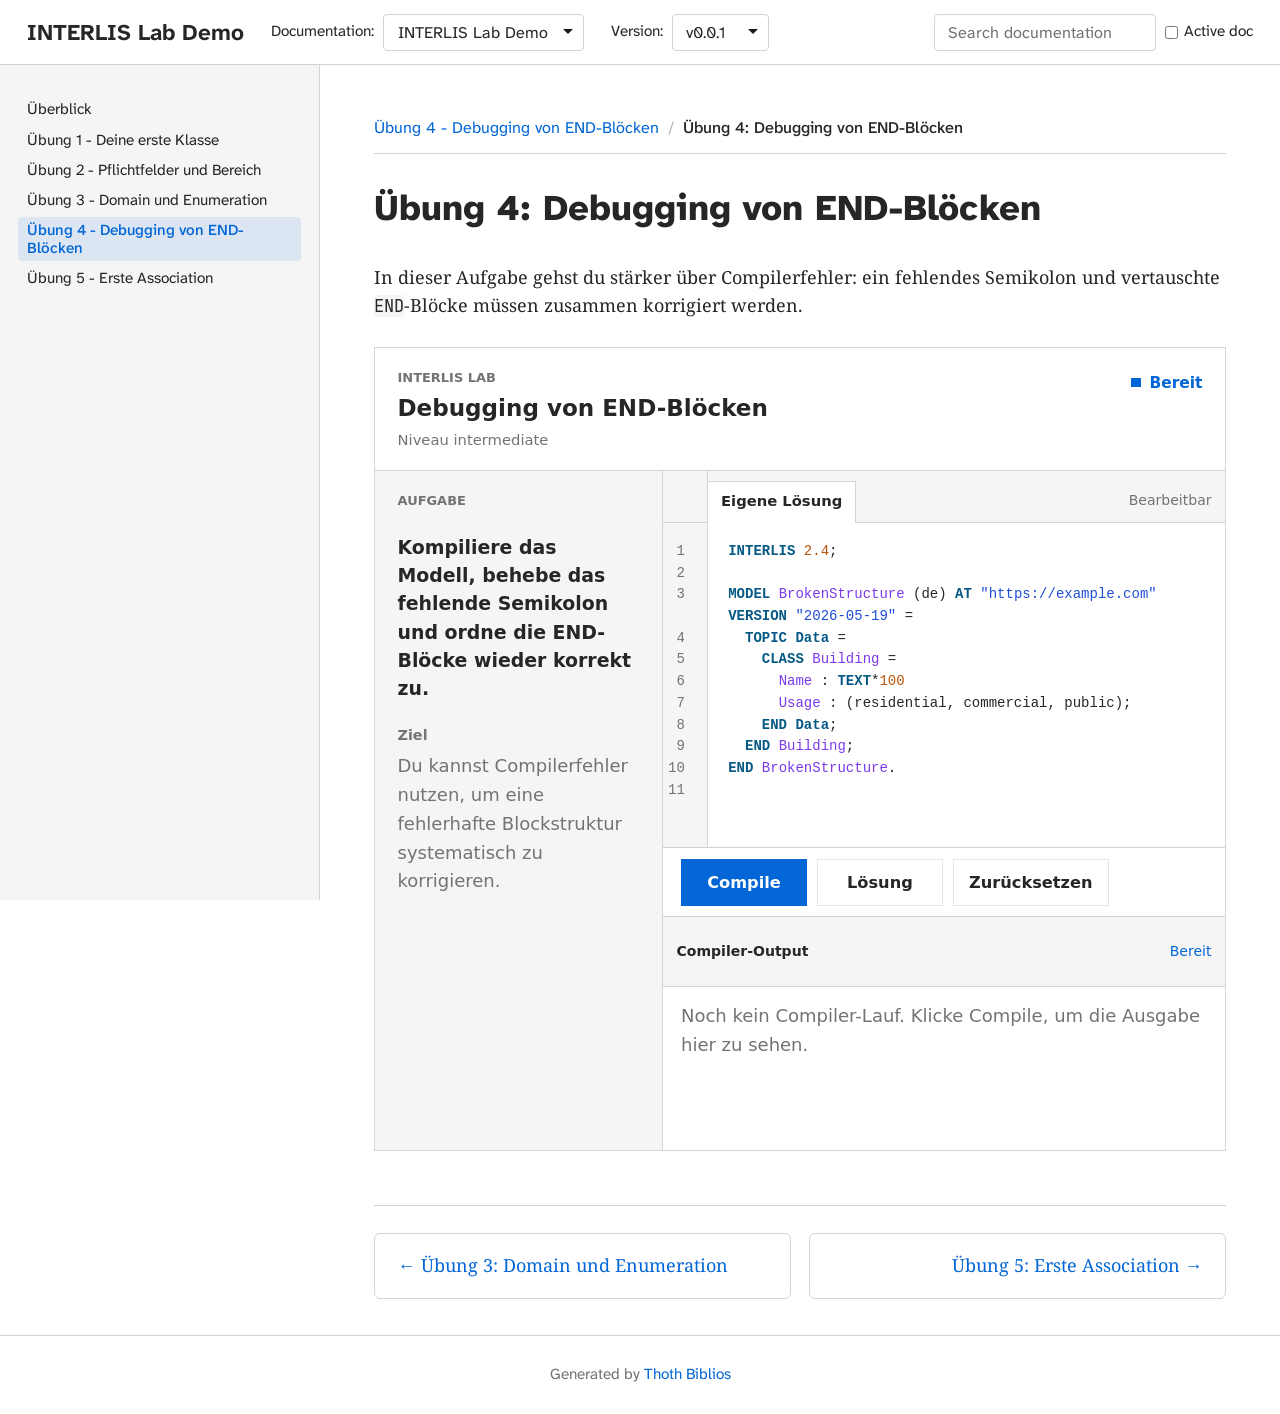
<file: interlis-lab-demo/main/04-debugging-end-bloecke/index.html>
<!DOCTYPE html>
<html lang="de">
<head>
    <meta charset="UTF-8">
    <meta name="viewport" content="width=device-width, initial-scale=1.0">
    <title>INTERLIS Lab Demo</title>
    <link rel="stylesheet" href="../../../site-assets/jetbrainsmono.css">
    <link rel="stylesheet" href="../../../site-assets/merriweather.css">
    <link rel="stylesheet" href="../../../site-assets/source-sans-3.css">
    <link rel="stylesheet" href="../../../site-assets/notoserif.css">
    <link rel="stylesheet" href="../../../site-assets/open-sans.css">
    <link rel="stylesheet" href="../../../site-assets/literata.css">
    <link rel="stylesheet" href="../../../site-assets/atkinson-hyperlegible-next.css">
    <link rel="stylesheet" href="../../../site-assets/ibm-plex-sans.css">
    <link rel="stylesheet" href="../../../site-assets/styles.css">
    <link rel="stylesheet" href="../../../site-assets/custom.css">
    <link rel="stylesheet" href="../../../site-assets/prism/prism.css">
    <link rel="stylesheet" href="../../../site-assets/prism-overrides.css">
    <link rel="stylesheet" href="../../../site-assets/prism/plugins/line-highlight/prism-line-highlight.min.css">
    <link rel="stylesheet" href="../../../site-assets/prism/plugins/line-numbers/prism-line-numbers.min.css">
    <link rel="stylesheet" href="../../../site-assets/prism/plugins/toolbar/prism-toolbar.min.css">
    <script src="../../../site-assets/lunr.min.js" defer></script>
    <script src="../../../site-assets/search.js" defer></script>
    <script type="module" src="../../../site-assets/interlis-lab/interlis-lab.js"></script>
    <script src="../../../site-assets/prism/prism.js" defer></script>
    <script src="../../../site-assets/prism-conum-bridge.js" defer></script>
    <script src="../../../site-assets/prism/components/prism-markup.min.js" defer></script>
    <script src="../../../site-assets/prism/components/prism-clike.min.js" defer></script>
    <script src="../../../site-assets/prism/components/prism-javascript.min.js" defer></script>
    <script src="../../../site-assets/prism/components/prism-css.min.js" defer></script>
    <script src="../../../site-assets/prism/components/prism-ini.min.js" defer></script>
    <script src="../../../site-assets/prism/components/prism-interlis.js" defer></script>
    <script src="../../../site-assets/prism/components/prism-java.min.js" defer></script>
    <script src="../../../site-assets/prism/components/prism-typescript.min.js" defer></script>
    <script src="../../../site-assets/prism/components/prism-json.min.js" defer></script>
    <script src="../../../site-assets/prism/components/prism-bash.min.js" defer></script>
    <script src="../../../site-assets/prism/components/prism-sql.min.js" defer></script>
    <script src="../../../site-assets/prism/components/prism-python.min.js" defer></script>
    <script src="../../../site-assets/prism/components/prism-yaml.min.js" defer></script>
    <script src="../../../site-assets/prism/components/prism-kotlin.min.js" defer></script>
    <script src="../../../site-assets/prism/components/prism-go.min.js" defer></script>
    <script src="../../../site-assets/prism/components/prism-c.min.js" defer></script>
    <script src="../../../site-assets/prism/components/prism-cpp.min.js" defer></script>
    <script src="../../../site-assets/prism/plugins/line-highlight/prism-line-highlight.min.js" defer></script>
    <script src="../../../site-assets/prism/plugins/line-numbers/prism-line-numbers.min.js" defer></script>
    <script src="../../../site-assets/prism/plugins/toolbar/prism-toolbar.min.js" defer></script>
    <script src="../../../site-assets/prism/plugins/copy-to-clipboard/prism-copy-to-clipboard.min.js" defer></script>
</head>
<body data-search-language-mode="multilingual_safe" data-single-page-mode="false" data-initial-chapter-id="" data-current-component-id="interlis-lab-demo" data-current-version="main" data-site-root-href="../../../" data-search-index-url="../../../search-index.json">
    <header class="site-header">
        <div class="header-content">
            <a href="../../../" class="site-title">
                <span class="site-title-text">INTERLIS Lab Demo</span>
            </a>
                <nav class="doc-switcher">
                    <label for="doc-switch">Documentation:</label>
                    <select id="doc-switch" onchange="window.location.href=this.value">
                        <option value="" disabled >Select documentation</option>
                            <option value="../../../interlis-lab-demo/main/"
                                selected>
                                INTERLIS Lab Demo
                            </option>
                    </select>
                </nav>
                <nav class="version-switcher">
                    <label for="version-switch">Version:</label>
                    <select id="version-switch" onchange="window.location.href=this.value">
                        <option disabled>Version</option>
                            <option value="../../../interlis-lab-demo/main/"
                                selected>
                                v0.0.1
                            </option>
                    </select>
                </nav>
            <form class="search-form" action="../../../search/" method="get" role="search">
                <!--<label for="search-input">Search:</label>-->
                <input id="search-input" type="search" name="q" value="" placeholder="Search documentation">
                <input id="search-scope-input" type="hidden" name="scope" value="global">
                <input id="search-component-input" type="hidden" name="component" value="interlis-lab-demo">
                <input id="search-version-input" type="hidden" name="version" value="main">
                <label for="search-scope-active" class="search-scope-toggle">
                    <input id="search-scope-active" type="checkbox">
                    <span>Active doc</span>
                </label>
            </form>
        </div>
    </header>

    <div class="layout">
        <aside class="sidebar">
            <nav class="sidebar-nav">

    <ul class="nav-list">

            <li class="nav-item">
                    <a href="../../../interlis-lab-demo/main/"
                       class="nav-link"
                       >
                        Überblick
                    </a>
            </li>

            <li class="nav-item">
                    <a href="../../../interlis-lab-demo/main/01-erste-klasse/"
                       class="nav-link"
                       >
                        Übung 1 - Deine erste Klasse
                    </a>
            </li>

            <li class="nav-item">
                    <a href="../../../interlis-lab-demo/main/02-pflichtfelder-und-bereich/"
                       class="nav-link"
                       >
                        Übung 2 - Pflichtfelder und Bereich
                    </a>
            </li>

            <li class="nav-item">
                    <a href="../../../interlis-lab-demo/main/03-domain-und-enum/"
                       class="nav-link"
                       >
                        Übung 3 - Domain und Enumeration
                    </a>
            </li>

            <li class="nav-item">
                    <a href="../../../interlis-lab-demo/main/04-debugging-end-bloecke/"
                       class="nav-link active"
                       >
                        Übung 4 - Debugging von END-Blöcken
                    </a>
            </li>

            <li class="nav-item">
                    <a href="../../../interlis-lab-demo/main/05-erste-association/"
                       class="nav-link"
                       >
                        Übung 5 - Erste Association
                    </a>
            </li>
    </ul>
            </nav>
        </aside>

        <main class="content">
            <nav class="breadcrumbs" data-chapter-breadcrumb="disabled">
                        
                            <a href="../../../interlis-lab-demo/main/04-debugging-end-bloecke/">Übung 4 - Debugging von END-Blöcken</a>
                        <span class="separator">/</span>
                            <span class="current">Übung 4: Debugging von END-Blöcken</span>
            </nav>

    <article class="doc-page">
        <h1>Übung 4: Debugging von END-Blöcken</h1>
        <div class="doc-content">
            <div id="preamble">
 <div class="sectionbody">
  <div class="paragraph">
   <p>In dieser Aufgabe gehst du stärker über Compilerfehler: ein fehlendes Semikolon und vertauschte <code>END</code>-Blöcke müssen zusammen korrigiert werden.</p>
  </div>
  <interlis-lab src="labs/04-debugging-end-bloecke.json" runner="cheerpj" ili2c-jar-url="../../../site-assets/interlis-lab/ili2c.jar" storage-key="demo-ili-lab-04-debugging"><a href="labs/04-debugging-end-bloecke.json">Übung 4: Debugging von END-Blöcken</a></interlis-lab>
 </div>
</div>
        </div>
    </article>

            <nav class="prev-next">
                    <a href="../../../interlis-lab-demo/main/03-domain-und-enum/" class="prev">Übung 3: Domain und Enumeration</a>
                    <a href="../../../interlis-lab-demo/main/05-erste-association/" class="next">Übung 5: Erste Association</a>
            </nav>
        </main>
    </div>

    <footer class="site-footer">
        <p>Generated by <a href="https://github.com/stefan/thoth">Thoth Biblios</a></p>
    </footer>
</body>
</html>
</file>
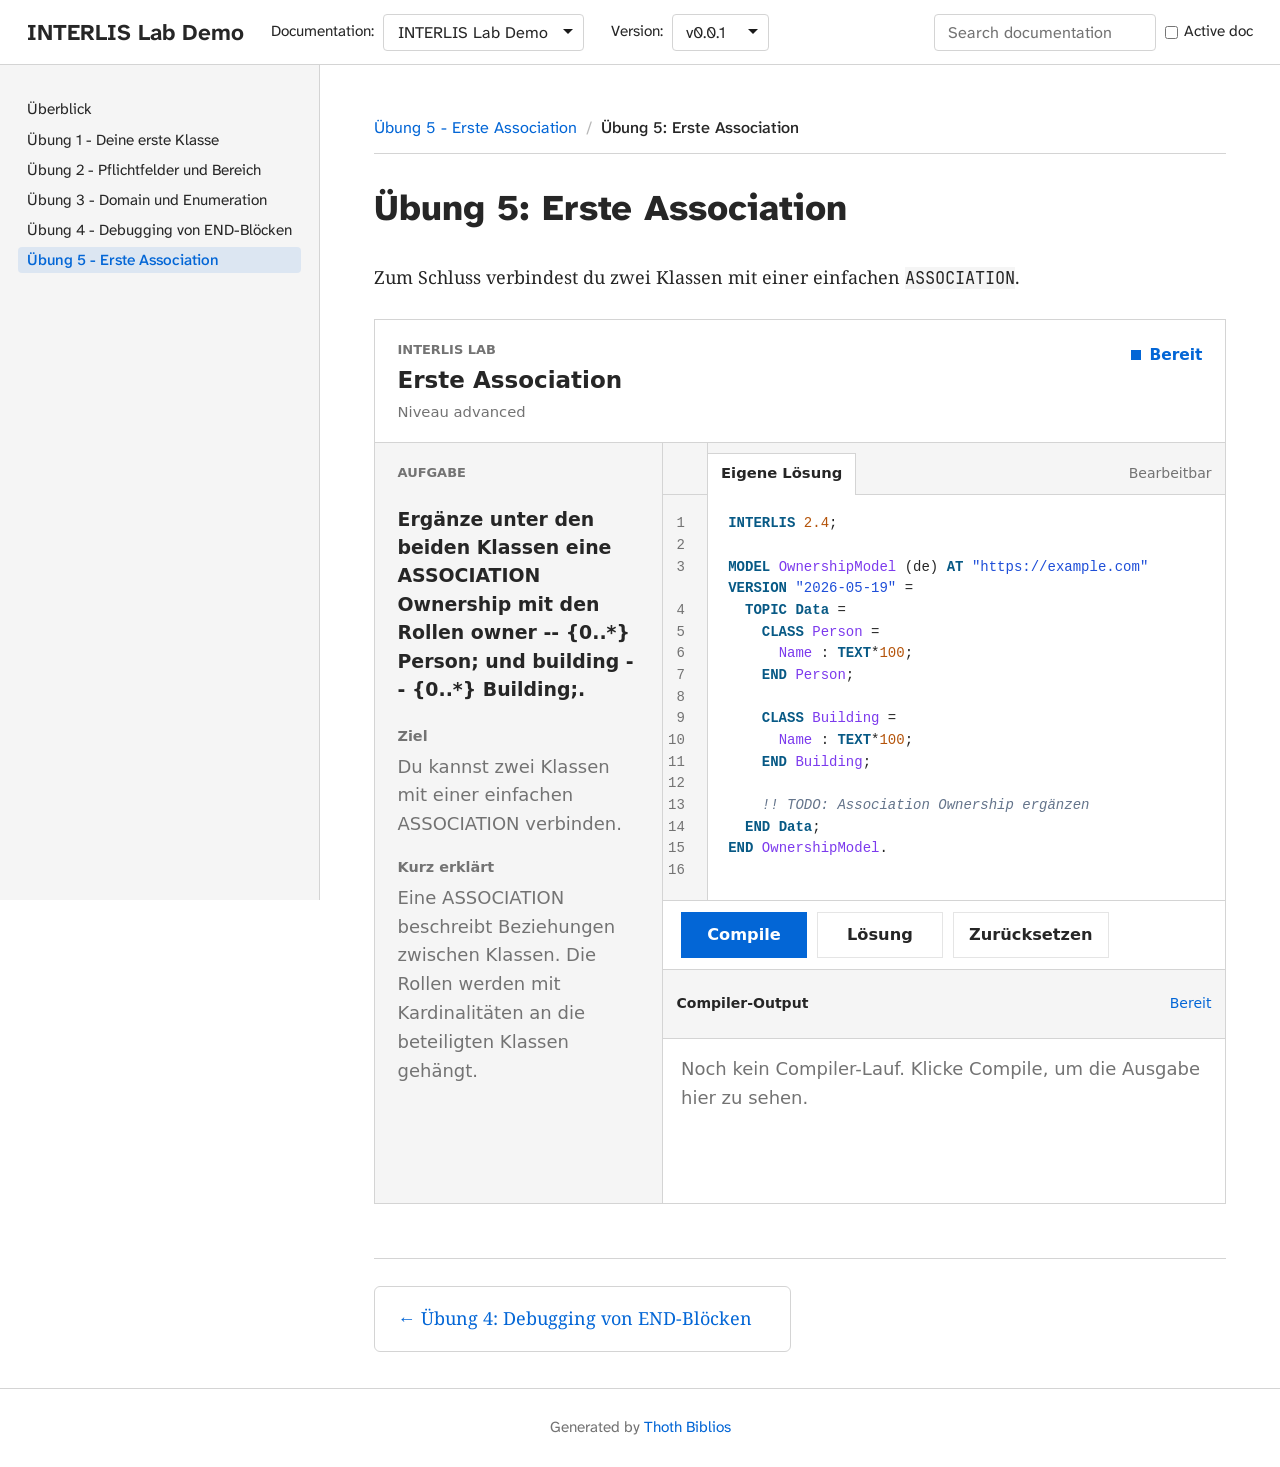
<file: interlis-lab-demo/main/05-erste-association/index.html>
<!DOCTYPE html>
<html lang="de">
<head>
    <meta charset="UTF-8">
    <meta name="viewport" content="width=device-width, initial-scale=1.0">
    <title>INTERLIS Lab Demo</title>
    <link rel="stylesheet" href="../../../site-assets/jetbrainsmono.css">
    <link rel="stylesheet" href="../../../site-assets/merriweather.css">
    <link rel="stylesheet" href="../../../site-assets/source-sans-3.css">
    <link rel="stylesheet" href="../../../site-assets/notoserif.css">
    <link rel="stylesheet" href="../../../site-assets/open-sans.css">
    <link rel="stylesheet" href="../../../site-assets/literata.css">
    <link rel="stylesheet" href="../../../site-assets/atkinson-hyperlegible-next.css">
    <link rel="stylesheet" href="../../../site-assets/ibm-plex-sans.css">
    <link rel="stylesheet" href="../../../site-assets/styles.css">
    <link rel="stylesheet" href="../../../site-assets/custom.css">
    <link rel="stylesheet" href="../../../site-assets/prism/prism.css">
    <link rel="stylesheet" href="../../../site-assets/prism-overrides.css">
    <link rel="stylesheet" href="../../../site-assets/prism/plugins/line-highlight/prism-line-highlight.min.css">
    <link rel="stylesheet" href="../../../site-assets/prism/plugins/line-numbers/prism-line-numbers.min.css">
    <link rel="stylesheet" href="../../../site-assets/prism/plugins/toolbar/prism-toolbar.min.css">
    <script src="../../../site-assets/lunr.min.js" defer></script>
    <script src="../../../site-assets/search.js" defer></script>
    <script type="module" src="../../../site-assets/interlis-lab/interlis-lab.js"></script>
    <script src="../../../site-assets/prism/prism.js" defer></script>
    <script src="../../../site-assets/prism-conum-bridge.js" defer></script>
    <script src="../../../site-assets/prism/components/prism-markup.min.js" defer></script>
    <script src="../../../site-assets/prism/components/prism-clike.min.js" defer></script>
    <script src="../../../site-assets/prism/components/prism-javascript.min.js" defer></script>
    <script src="../../../site-assets/prism/components/prism-css.min.js" defer></script>
    <script src="../../../site-assets/prism/components/prism-ini.min.js" defer></script>
    <script src="../../../site-assets/prism/components/prism-interlis.js" defer></script>
    <script src="../../../site-assets/prism/components/prism-java.min.js" defer></script>
    <script src="../../../site-assets/prism/components/prism-typescript.min.js" defer></script>
    <script src="../../../site-assets/prism/components/prism-json.min.js" defer></script>
    <script src="../../../site-assets/prism/components/prism-bash.min.js" defer></script>
    <script src="../../../site-assets/prism/components/prism-sql.min.js" defer></script>
    <script src="../../../site-assets/prism/components/prism-python.min.js" defer></script>
    <script src="../../../site-assets/prism/components/prism-yaml.min.js" defer></script>
    <script src="../../../site-assets/prism/components/prism-kotlin.min.js" defer></script>
    <script src="../../../site-assets/prism/components/prism-go.min.js" defer></script>
    <script src="../../../site-assets/prism/components/prism-c.min.js" defer></script>
    <script src="../../../site-assets/prism/components/prism-cpp.min.js" defer></script>
    <script src="../../../site-assets/prism/plugins/line-highlight/prism-line-highlight.min.js" defer></script>
    <script src="../../../site-assets/prism/plugins/line-numbers/prism-line-numbers.min.js" defer></script>
    <script src="../../../site-assets/prism/plugins/toolbar/prism-toolbar.min.js" defer></script>
    <script src="../../../site-assets/prism/plugins/copy-to-clipboard/prism-copy-to-clipboard.min.js" defer></script>
</head>
<body data-search-language-mode="multilingual_safe" data-single-page-mode="false" data-initial-chapter-id="" data-current-component-id="interlis-lab-demo" data-current-version="main" data-site-root-href="../../../" data-search-index-url="../../../search-index.json">
    <header class="site-header">
        <div class="header-content">
            <a href="../../../" class="site-title">
                <span class="site-title-text">INTERLIS Lab Demo</span>
            </a>
                <nav class="doc-switcher">
                    <label for="doc-switch">Documentation:</label>
                    <select id="doc-switch" onchange="window.location.href=this.value">
                        <option value="" disabled >Select documentation</option>
                            <option value="../../../interlis-lab-demo/main/"
                                selected>
                                INTERLIS Lab Demo
                            </option>
                    </select>
                </nav>
                <nav class="version-switcher">
                    <label for="version-switch">Version:</label>
                    <select id="version-switch" onchange="window.location.href=this.value">
                        <option disabled>Version</option>
                            <option value="../../../interlis-lab-demo/main/"
                                selected>
                                v0.0.1
                            </option>
                    </select>
                </nav>
            <form class="search-form" action="../../../search/" method="get" role="search">
                <!--<label for="search-input">Search:</label>-->
                <input id="search-input" type="search" name="q" value="" placeholder="Search documentation">
                <input id="search-scope-input" type="hidden" name="scope" value="global">
                <input id="search-component-input" type="hidden" name="component" value="interlis-lab-demo">
                <input id="search-version-input" type="hidden" name="version" value="main">
                <label for="search-scope-active" class="search-scope-toggle">
                    <input id="search-scope-active" type="checkbox">
                    <span>Active doc</span>
                </label>
            </form>
        </div>
    </header>

    <div class="layout">
        <aside class="sidebar">
            <nav class="sidebar-nav">

    <ul class="nav-list">

            <li class="nav-item">
                    <a href="../../../interlis-lab-demo/main/"
                       class="nav-link"
                       >
                        Überblick
                    </a>
            </li>

            <li class="nav-item">
                    <a href="../../../interlis-lab-demo/main/01-erste-klasse/"
                       class="nav-link"
                       >
                        Übung 1 - Deine erste Klasse
                    </a>
            </li>

            <li class="nav-item">
                    <a href="../../../interlis-lab-demo/main/02-pflichtfelder-und-bereich/"
                       class="nav-link"
                       >
                        Übung 2 - Pflichtfelder und Bereich
                    </a>
            </li>

            <li class="nav-item">
                    <a href="../../../interlis-lab-demo/main/03-domain-und-enum/"
                       class="nav-link"
                       >
                        Übung 3 - Domain und Enumeration
                    </a>
            </li>

            <li class="nav-item">
                    <a href="../../../interlis-lab-demo/main/04-debugging-end-bloecke/"
                       class="nav-link"
                       >
                        Übung 4 - Debugging von END-Blöcken
                    </a>
            </li>

            <li class="nav-item">
                    <a href="../../../interlis-lab-demo/main/05-erste-association/"
                       class="nav-link active"
                       >
                        Übung 5 - Erste Association
                    </a>
            </li>
    </ul>
            </nav>
        </aside>

        <main class="content">
            <nav class="breadcrumbs" data-chapter-breadcrumb="disabled">
                        
                            <a href="../../../interlis-lab-demo/main/05-erste-association/">Übung 5 - Erste Association</a>
                        <span class="separator">/</span>
                            <span class="current">Übung 5: Erste Association</span>
            </nav>

    <article class="doc-page">
        <h1>Übung 5: Erste Association</h1>
        <div class="doc-content">
            <div id="preamble">
 <div class="sectionbody">
  <div class="paragraph">
   <p>Zum Schluss verbindest du zwei Klassen mit einer einfachen <code>ASSOCIATION</code>.</p>
  </div>
  <interlis-lab src="labs/05-erste-association.json" runner="cheerpj" ili2c-jar-url="../../../site-assets/interlis-lab/ili2c.jar" storage-key="demo-ili-lab-05-association"><a href="labs/05-erste-association.json">Übung 5: Erste Association</a></interlis-lab>
 </div>
</div>
        </div>
    </article>

            <nav class="prev-next">
                    <a href="../../../interlis-lab-demo/main/04-debugging-end-bloecke/" class="prev">Übung 4: Debugging von END-Blöcken</a>
            </nav>
        </main>
    </div>

    <footer class="site-footer">
        <p>Generated by <a href="https://github.com/stefan/thoth">Thoth Biblios</a></p>
    </footer>
</body>
</html>
</file>
<file: site-assets/jetbrainsmono.css>
/* JetBrains Mono font faces */

@font-face {
  font-family: "JetBrains Mono";
  src: url("./fonts/JetBrainsMono/JetBrainsMono-Regular.woff2") format("woff2");
  font-weight: 400;
  font-style: normal;
  font-display: swap;
}

@font-face {
  font-family: "JetBrains Mono";
  src: url("./fonts/JetBrainsMono/JetBrainsMono-Bold.woff2") format("woff2");
  font-weight: 700;
  font-style: normal;
  font-display: swap;
}

@font-face {
  font-family: "JetBrains Mono";
  src: url("./fonts/JetBrainsMono/JetBrainsMono-Italic.woff2") format("woff2");
  font-weight: 400;
  font-style: italic;
  font-display: swap;
}
</file>
<file: site-assets/merriweather.css>
/* Merriweather variable font faces */

@font-face {
  font-family: "Merriweather";
  src: url("./fonts/Merriweather/Merriweather-Variable.woff2") format("woff2");
  font-weight: 300 900;
  font-style: normal;
  font-display: swap;
}

@font-face {
  font-family: "Merriweather";
  src: url("./fonts/Merriweather/Merriweather-Italic-Variable.woff2") format("woff2");
  font-weight: 300 900;
  font-style: italic;
  font-display: swap;
}
</file>
<file: site-assets/source-sans-3.css>
/* Source Sans 3 variable font faces */

@font-face {
  font-family: "Source Sans 3";
  src: url("./fonts/SourceSans3/SourceSans3-Variable.woff2") format("woff2");
  font-weight: 200 900;
  font-style: normal;
  font-display: swap;
}

@font-face {
  font-family: "Source Sans 3";
  src: url("./fonts/SourceSans3/SourceSans3-Italic-Variable.woff2") format("woff2");
  font-weight: 200 900;
  font-style: italic;
  font-display: swap;
}
</file>
<file: site-assets/notoserif.css>
/* Noto Serif font faces */

@font-face {
  font-family: "Noto Serif";
  src: url("./fonts/NotoSerif/NotoSerif-Variable.woff2") format("woff2");
  font-weight: 400;
  font-style: normal;
  font-display: swap;
}

@font-face {
  font-family: "Noto Serif";
  src: url("./fonts/NotoSerif/NotoSerif-Variable.woff2") format("woff2");
  font-weight: 700;
  font-style: normal;
  font-display: swap;
}

@font-face {
  font-family: "Noto Serif";
  src: url("./fonts/NotoSerif/NotoSerif-Italic-Variable.woff2") format("woff2");
  font-weight: 400;
  font-style: italic;
  font-display: swap;
}

@font-face {
  font-family: "Noto Serif";
  src: url("./fonts/NotoSerif/NotoSerif-Italic-Variable.woff2") format("woff2");
  font-weight: 700;
  font-style: italic;
  font-display: swap;
}
</file>
<file: site-assets/open-sans.css>
/* Open Sans variable font faces */

@font-face {
  font-family: "Open Sans";
  src: url("./fonts/OpenSans/OpenSans-Variable.woff2") format("woff2");
  font-weight: 300 800;
  font-style: normal;
  font-display: swap;
}

@font-face {
  font-family: "Open Sans";
  src: url("./fonts/OpenSans/OpenSans-Italic-Variable.woff2") format("woff2");
  font-weight: 300 800;
  font-style: italic;
  font-display: swap;
}
</file>
<file: site-assets/literata.css>
/* Literata variable font faces */

@font-face {
  font-family: "Literata";
  src: url("./fonts/Literata/Literata-Variable.woff2") format("woff2");
  font-weight: 200 900;
  font-style: normal;
  font-display: swap;
}

@font-face {
  font-family: "Literata";
  src: url("./fonts/Literata/Literata-Italic-Variable.woff2") format("woff2");
  font-weight: 200 900;
  font-style: italic;
  font-display: swap;
}
</file>
<file: site-assets/atkinson-hyperlegible-next.css>
/* Atkinson Hyperlegible Next variable font faces */

@font-face {
  font-family: "Atkinson Hyperlegible Next";
  src: url("./fonts/AtkinsonHyperlegibleNext/AtkinsonHyperlegibleNext-wght.woff2") format("woff2");
  font-weight: 200 800;
  font-style: normal;
  font-display: swap;
}

@font-face {
  font-family: "Atkinson Hyperlegible Next";
  src: url("./fonts/AtkinsonHyperlegibleNext/AtkinsonHyperlegibleNext-Italic-wght.woff2") format("woff2");
  font-weight: 200 800;
  font-style: italic;
  font-display: swap;
}
</file>
<file: site-assets/ibm-plex-sans.css>
/* IBM Plex Sans variable font faces */

@font-face {
  font-family: "IBM Plex Sans";
  src: url("./fonts/IBMPlexSansVariable/IBM Plex Sans Var-Roman.woff2") format("woff2");
  font-weight: 100 700;
  font-style: normal;
  font-display: swap;
}

@font-face {
  font-family: "IBM Plex Sans";
  src: url("./fonts/IBMPlexSansVariable/IBM Plex Sans Var-Italic.woff2") format("woff2");
  font-weight: 100 700;
  font-style: italic;
  font-display: swap;
}
</file>
<file: site-assets/styles.css>
/* Thoth Biblios - Base Styles */

:root {
    --ng-white: #ffffff;
    --ng-0: #fafafa;
    --ng-50: #f5f5f5;
    --ng-100: #e5e5e5;
    --ng-200: #d4d4d4;
    --ng-300: #a3a3a3;
    --ng-400: #737373;
    --ng-500: #525252;
    --ng-700: #262626;

    --color-bg: var(--ng-white);
    --color-text: var(--ng-700);
    --color-link: #0366d6;
    --color-border: var(--ng-200);
    --color-header-bg: var(--ng-white);
    --color-header-text: var(--color-text);
    --color-sidebar-bg: var(--ng-50);
    --color-sidebarblock-bg: var(--ng-50);
    --color-sidebarblock-border: var(--ng-100);
    --color-active: #0366d6;
    --color-breadcrumb: var(--ng-400);
    --max-width: 1700px;
    --sidebar-width: 320px;
    --site-header-height: 60px;
    --breadcrumb-height: 0px;
    --anchor-offset: 60px;
    --font-body: "Noto Serif", -apple-system, BlinkMacSystemFont, "Segoe UI", Helvetica, Arial, sans-serif;
    --font-sidebar-toc: "Atkinson Hyperlegible Next", -apple-system, BlinkMacSystemFont, "Segoe UI", Helvetica, Arial, sans-serif;
    --font-chapter-headings: "Atkinson Hyperlegible Next", -apple-system, BlinkMacSystemFont, "Segoe UI", Helvetica, Arial, sans-serif;
    --font-navbar: "Atkinson Hyperlegible Next", -apple-system, BlinkMacSystemFont, "Segoe UI", Helvetica, Arial, sans-serif;
    --font-index-page: "Atkinson Hyperlegible Next", -apple-system, BlinkMacSystemFont, "Segoe UI", Helvetica, Arial, sans-serif;
    --font-breadcrumb: "Atkinson Hyperlegible Next", -apple-system, BlinkMacSystemFont, "Segoe UI", Helvetica, Arial, sans-serif;
    --font-conum: "Atkinson Hyperlegible Next", -apple-system, BlinkMacSystemFont, "Segoe UI", Helvetica, Arial, sans-serif;
    --font-weight-body: 400;
    --font-weight-sidebar-toc: 400;
    --font-weight-chapter-headings: 800;
    --font-weight-navbar: 400;
    --font-weight-index-page: 400;
    --font-weight-breadcrumb: 400;
    --fs-body: 1rem;
    --fs-small: 0.875rem;
    --fs-h2: 1.5rem;
    --fs-h3: 1.25rem;
    --lh-body: 1.55;
    --lh-tight: 1.25;
    --space-4: 1rem;
    --space-5: 1.5rem;
    --space-6: 2rem;
    --content-width: 72ch;
    -webkit-font-smoothing: antialiased;
    -moz-osx-font-smoothing: grayscale; /* mac Firefox */    

    --keypoint-vertical-nudge: 0.12em;
}

* { box-sizing: border-box; margin: 0; padding: 0; }

html {
    /*font-size: 100%;*/
    font-size: 18px;
}

body {
    font-family: var(--font-body);
    font-size: var(--fs-body);
    font-weight: var(--font-weight-body);
    color: var(--color-text);
    background: var(--color-bg);
    line-height: var(--lh-body);
}

a { color: var(--color-link); text-decoration: none; }
a:hover { text-decoration: underline; }

/* Header */
.site-header {
    font-family: var(--font-navbar);
    font-weight: var(--font-weight-navbar);
    background: var(--color-header-bg);
    color: var(--color-header-text);
    padding: 0.75rem 1.5rem;
    border-bottom: 1px solid var(--color-border);
    position: sticky;
    top: 0;
    z-index: 100;
    box-shadow: none;
}

.site-header .site-title,
.site-header .doc-switcher label,
.site-header .version-switcher label,
.site-header .search-form label,
.site-header .doc-switcher select,
.site-header .version-switcher select,
.site-header .search-form input {
    font-family: var(--font-navbar);
    font-weight: var(--font-weight-navbar);
}

.header-content {
    max-width: var(--max-width);
    display: flex;
    align-items: center;
    gap: 1.5rem;
    flex-wrap: wrap;
}

.site-title {
    display: inline-flex;
    align-items: center;
    gap: 0.65rem;
    color: var(--color-header-text);
    font-size: 1.25rem;
    font-weight: 600;
    text-decoration: none;
}

.site-title-text {
    font-weight: 700;
    line-height: 1.2;
}

.brand-logo {
    width: 36px;
    height: 36px;
    display: block;
    object-fit: contain;
    flex-shrink: 0;
}

.site-title:hover,
.site-title:focus-visible {
    text-decoration: none;
}

.doc-switcher,
.version-switcher,
.search-form {
    display: flex;
    align-items: center;
    gap: 0.5rem;
}

.search-form {
    margin-left: auto;
}

.doc-switcher label,
.version-switcher label,
.search-form label {
    font-size: 0.85rem;
    color: var(--color-header-text);
    opacity: 1;
}

.doc-switcher select,
.version-switcher select {
    background: var(--color-bg);
    border: 1px solid var(--color-border);
    color: var(--color-header-text);
    padding: 0.4rem 1.5rem 0.4rem 0.75rem;
    border-radius: 4px;
    font-size: 0.9rem;
    cursor: pointer;
    appearance: none;
    background-image: url("data:image/svg+xml,%3Csvg xmlns='http://www.w3.org/2000/svg' width='12' height='12' viewBox='0 0 12 12'%3E%3Cpath fill='%231a1a1a' d='M6 8L1 3h10z'/%3E%3C/svg%3E");
    background-repeat: no-repeat;
    background-position: right 0.5rem center;
}

.doc-switcher select:hover,
.version-switcher select:hover {
    background-color: var(--ng-50);
}

.doc-switcher select:focus,
.version-switcher select:focus {
    outline: 2px solid rgba(3, 102, 214, 0.35);
    outline-offset: 2px;
}

.doc-switcher select option,
.version-switcher select option {
    background: var(--color-bg);
    color: var(--color-text);
}

.search-form input[type="search"] {
    background: var(--color-bg);
    border: 1px solid var(--color-border);
    color: var(--color-header-text);
    padding: 0.4rem 0.75rem;
    border-radius: 4px;
    font-size: 0.9rem;
    min-width: 220px;
}

.search-form input[type="search"]::placeholder {
    color: var(--ng-400);
}

.search-form input[type="search"]:focus {
    outline: 2px solid rgba(3, 102, 214, 0.35);
    outline-offset: 2px;
}

.search-scope-toggle {
    display: inline-flex;
    align-items: center;
    gap: 0.35rem;
    font-size: 0.78rem;
    white-space: nowrap;
    color: var(--color-header-text);
}

.search-scope-toggle input[type="checkbox"] {
    width: auto;
    min-width: 0;
    margin: 0;
}

.search-scope-toggle.is-disabled {
    opacity: 0.6;
}

/* Layout */
.layout {
    display: flex;
    max-width: var(--max-width);
    margin: 0;
    min-height: calc(100vh - 120px);
}

/* Sidebar */
.sidebar {
    font-family: var(--font-sidebar-toc);
    font-weight: var(--font-weight-sidebar-toc);
    width: var(--sidebar-width);
    background: var(--color-sidebar-bg);
    border-right: 1px solid var(--color-border);
    padding: 1.5rem 1rem;
    flex-shrink: 0;
    overflow-y: auto;
    max-height: calc(100vh - var(--site-header-height));
    position: sticky;
    top: var(--site-header-height);
}

.sidebar-nav {
    --toc-subitem-margin-y: 0rem;
    font-family: var(--font-sidebar-toc);
    font-weight: var(--font-weight-sidebar-toc);
    line-height: 1.2;
}

.nav-list {
    list-style: none;
    padding-left: 0;
}

.nav-item {
    margin: 0.25rem 0;
}

/* Keep top-level spacing, but tighten nested sidebar TOC items for readability. */
.sidebar-nav .nav-list .nav-list > .nav-item {
    margin: var(--toc-subitem-margin-y) 0;
}

.nav-entry {
    display: flex;
    align-items: center;
    gap: 0.15rem;
}

.nav-link {
    font-family: var(--font-sidebar-toc);
    font-weight: var(--font-weight-sidebar-toc);
    display: block;
    padding: 0.2rem 0.5rem;
    border-radius: 4px;
    color: var(--color-text);
    font-size: 0.85rem;
}

.nav-link:hover {
    background: var(--ng-100);
    text-decoration: none;
}

.nav-link.active {
    background: rgba(3, 102, 214, 0.1);
    color: var(--color-active);
    font-weight: 500;
}

.nav-group {
    font-family: var(--font-sidebar-toc);
    font-weight: var(--font-weight-sidebar-toc);
    display: block;
    padding: 0.35rem 0.75rem;
    font-size: 0.9rem;
    color: var(--ng-400);
}

.has-children > .nav-list {
    padding-left: 1rem;
}

body[data-single-page-mode="true"] .sidebar-nav .nav-item.is-collapsible > .nav-entry > .nav-link,
body[data-single-page-mode="true"] .sidebar-nav .nav-item.is-collapsible > .nav-entry > .nav-group {
    flex: 1;
    min-width: 0;
}

body[data-single-page-mode="true"] .sidebar-nav .nav-toggle {
    width: 1.5rem;
    height: 1.5rem;
    display: inline-flex;
    align-items: center;
    justify-content: center;
    border: 0;
    border-radius: 4px;
    padding: 0;
    background: transparent;
    color: var(--ng-500);
    cursor: pointer;
}

body[data-single-page-mode="true"] .sidebar-nav .nav-toggle:hover {
    background: var(--ng-100);
}

body[data-single-page-mode="true"] .sidebar-nav .nav-toggle:focus-visible {
    outline: 2px solid rgba(3, 102, 214, 0.35);
    outline-offset: 2px;
}

body[data-single-page-mode="true"] .sidebar-nav .nav-toggle-chevron {
    width: 0.46rem;
    height: 0.46rem;
    border-right: 2px solid currentColor;
    border-bottom: 2px solid currentColor;
    transform: rotate(45deg);
    transform-origin: center;
    transition: transform 0.15s ease-in-out;
}

body[data-single-page-mode="true"] .sidebar-nav .nav-item.is-collapsible.is-collapsed > .nav-entry .nav-toggle-chevron {
    transform: rotate(-45deg);
}

body[data-single-page-mode="true"] .sidebar-nav .nav-item.is-collapsible.is-collapsed > .nav-subtree {
    display: none;
}

/* Content */
.layout > main.content {
    flex: 1;
    padding: 2rem 3rem;
    min-width: 0;
}

/* Breadcrumbs */
.breadcrumbs {
    font-family: var(--font-breadcrumb);
    font-weight: var(--font-weight-breadcrumb);
    font-size: 0.9rem;
    color: var(--color-breadcrumb);
    margin-bottom: 1.5rem;
    padding-bottom: 0.75rem;
    border-bottom: 1px solid var(--color-border);
    display: flex;
    align-items: center;
    flex-wrap: wrap;
    gap: 0.25rem;
    position: sticky;
    top: var(--site-header-height);
    z-index: 70;
    background: var(--ng-white);
    padding-top: 0.75rem;
}

#chapter-breadcrumb-trail {
    font-family: var(--font-breadcrumb);
    font-weight: var(--font-weight-breadcrumb);
    display: inline-flex;
    align-items: center;
    flex-wrap: wrap;
    gap: 0.25rem;
}

.breadcrumbs .separator {
    margin: 0 0.25rem;
    opacity: 0.5;
}

.breadcrumbs a {
    color: var(--color-link);
    text-decoration: none;
}

.breadcrumbs a:hover {
    text-decoration: underline;
}

.breadcrumbs .current {
    color: var(--color-text);
    font-weight: 500;
}

/* Prev/Next */
.prev-next {
    display: grid;
    grid-template-columns: 1fr 1fr;
    gap: 1rem;
    margin-top: 3rem;
    padding-top: 1.5rem;
    border-top: 1px solid var(--color-border);
}

.prev-next a {
    display: block;
    padding: 1rem 1.25rem;
    border: 1px solid var(--color-border);
    border-radius: 6px;
    transition: all 0.2s;
}

.prev-next a:hover {
    background: var(--ng-50);
    text-decoration: none;
    border-color: var(--color-link);
}

.prev-next a.prev {
    text-align: left;
}

.prev-next a.next {
    text-align: right;
}

.prev-next a.prev::before {
    content: "← ";
}

.prev-next a.next::after {
    content: " →";
}

/* Home Page */
.home {
    font-family: var(--font-index-page);
    font-weight: var(--font-weight-index-page);
    max-width: 900px;
    margin: 2rem auto;
    text-align: center;
}

.home h1 {
    font-size: 2.5rem;
    line-height: 1.15;
    margin-bottom: 0.5rem;
}

.description {
    font-size: 1.2rem;
    color: var(--ng-400);
    margin-bottom: 2rem;
}

.components-grid {
    display: grid;
    grid-template-columns: repeat(auto-fill, minmax(280px, 1fr));
    gap: 1.5rem;
    text-align: left;
}

.component-card {
    position: relative;
    display: block;
    padding: 1.5rem;
    border: 1px solid var(--color-border);
    border-radius: 6px;
    transition: box-shadow 0.2s;
}

.component-card:hover,
.component-card:focus-within {
    box-shadow: 0 4px 12px rgba(0, 0, 0, 0.1);
    text-decoration: none;
}

.component-card-default-link {
    position: absolute;
    inset: 0;
    z-index: 1;
    border-radius: 6px;
}

.component-card-default-link:focus-visible {
    outline: 2px solid rgba(3, 102, 214, 0.45);
    outline-offset: 2px;
}

.component-card h2 {
    font-size: 1.25rem;
    line-height: 1.2;
    margin-bottom: 0.75rem;
    position: relative;
    z-index: 0;
}

.versions {
    position: relative;
    z-index: 2;
}

.version-tag {
    display: inline-block;
    background: var(--ng-100);
    padding: 0.15rem 0.5rem;
    border-radius: 3px;
    font-size: 0.8rem;
    margin-right: 0.4rem;
    color: var(--color-text);
    text-decoration: none;
}

.version-tag:hover,
.version-tag:focus-visible {
    background: var(--ng-200);
    text-decoration: none;
}

/* Component Home */
.component-home {
    font-family: var(--font-index-page);
    font-weight: var(--font-weight-index-page);
    max-width: 800px;
}

.component-home h1 {
    font-size: 2rem;
    margin-bottom: 0.5rem;
}

.version-info {
    color: var(--ng-400);
    margin-bottom: 2rem;
}

.component-nav {
    margin: 1.5rem 0;
}

/* Doc Page */
.doc-page h1 {
    font-family: var(--font-chapter-headings);
    font-weight: var(--font-weight-chapter-headings);
    font-size: 2rem;
    margin-bottom: 1.5rem;
}

.doc-page {
    max-width: var(--content-width);
}

.doc-content {
    line-height: var(--lh-body);
}

.doc-content h1,
.doc-content h2,
.doc-content h3,
.doc-content h4,
.doc-content h5,
.doc-content h6 {
    font-family: var(--font-chapter-headings);
    font-weight: var(--font-weight-chapter-headings);
}

.doc-content h1 {
    line-height: 1.15;
}

.doc-content h2 {
    line-height: 1.2;
}

.doc-content h3,
.doc-content h4,
.doc-content h5,
.doc-content h6 {
    line-height: 1.25;
}

.doc-content h1[id],
.doc-content h2[id],
.doc-content h3[id],
.doc-content h4[id],
.doc-content h5[id],
.doc-content h6[id] {
    position: relative;
    scroll-margin-top: var(--anchor-offset);
}

.doc-content h1 > a.anchor,
.doc-content h2 > a.anchor,
.doc-content h3 > a.anchor,
.doc-content h4 > a.anchor,
.doc-content h5 > a.anchor,
.doc-content h6 > a.anchor {
    position: absolute;
    top: 0;
    width: 1.4ex;
    margin-left: -1.4ex;
    display: block;
    text-align: center;
    text-decoration: none;
    visibility: hidden;
    color: var(--color-link);
}

.doc-content h1 > a.anchor::before,
.doc-content h2 > a.anchor::before,
.doc-content h3 > a.anchor::before,
.doc-content h4 > a.anchor::before,
.doc-content h5 > a.anchor::before,
.doc-content h6 > a.anchor::before {
    content: "\00A7";
    display: inline-block;
    font-size: 0.85em;
    line-height: inherit;
    vertical-align: top;
}

.doc-content h1:hover > a.anchor,
.doc-content h2:hover > a.anchor,
.doc-content h3:hover > a.anchor,
.doc-content h4:hover > a.anchor,
.doc-content h5:hover > a.anchor,
.doc-content h6:hover > a.anchor,
.doc-content h1 > a.anchor:focus-visible,
.doc-content h2 > a.anchor:focus-visible,
.doc-content h3 > a.anchor:focus-visible,
.doc-content h4 > a.anchor:focus-visible,
.doc-content h5 > a.anchor:focus-visible,
.doc-content h6 > a.anchor:focus-visible {
    visibility: visible;
}

.doc-content h2 { font-size: var(--fs-h2); margin: 2rem 0 0.75rem; }
.doc-content h3 { font-size: var(--fs-h3); margin: 1.5rem 0 0.625rem; }
.doc-content h4 { font-size: 1.125rem; margin: 1.25rem 0 0.5rem; }
.doc-content h5 { font-size: 1rem; margin: 1rem 0 0.5rem; }
.doc-content h6 { font-size: 0.9375rem; margin: 1rem 0 0.5rem; }
.doc-content .sectnum {
    color: #666;
    font-weight: 600;
    margin-right: 0.5em;
}
.doc-content p,
.doc-content ul,
.doc-content ol {
    margin-top: 0;
    margin-bottom: var(--space-4);
}
.doc-content ul,
.doc-content ol {
    padding-left: 1.5rem;
}
.doc-content ul li > p,
.doc-content ol li > p {
    margin-bottom: 0;
}
.doc-content ul li + li,
.doc-content ol li + li {
    margin-top: 0.4em;
}

.doc-content span.small {
    font-size: 0.85rem;
    line-height: 1.4;
}

.doc-content .paragraph.small > p {
    font-size: 0.85rem;
    line-height: 1.4;
}

.doc-content table.tableblock {
    width: 100%;
    margin: var(--space-5) 0;
    border-collapse: collapse;
    border: 1px solid var(--color-border);
}

.doc-content table.tableblock th,
.doc-content table.tableblock td {
    border: 1px solid var(--color-border);
    padding: 0.3rem 0.45rem;
    line-height: 1.35;
    text-align: left;
    vertical-align: top;
}

.doc-content table.tableblock td.tableblock > .content {
    margin: 0;
    padding: 0;
}

.doc-content table.tableblock td.tableblock > .content > :first-child {
    margin-top: 0;
}

.doc-content table.tableblock td.tableblock > .content > :last-child {
    margin-bottom: 0;
}

.doc-content table.tableblock td.tableblock .listingblock {
    margin: 0.125rem 0;
}

.doc-content table.tableblock td.tableblock pre {
    margin: 0;
}

.doc-content table.tableblock td > p,
.doc-content table.tableblock td p:last-child {
    margin-bottom: 0;
}

.doc-content table.tableblock > caption.title {
    margin-bottom: 0.5rem;
    font-style: italic;
    font-size: var(--fs-small);
    color: #555;
    text-align: left;
    caption-side: top;
}

.doc-content .imageblock,
.doc-content .listingblock {
    margin: var(--space-5) 0;
}

.doc-content .imageblock > .title,
.doc-content .listingblock > .title {
    margin-bottom: 0.5rem;
    font-style: italic;
    font-size: var(--fs-small);
    color: #555;
}

.doc-content .imageblock > .content {
    padding: 0;
}

.doc-content .imageblock img {
    display: block;
    max-width: 100%;
    height: auto;
}

.doc-content .listingblock > .content {
    padding: 0;
}

.doc-content .paragraph.marker-paragraph > p {
    margin-bottom: 0;
    line-height: 1;
}

.doc-content .listingblock.marker-following-marker {
    margin-top: 0.125rem;
}

.doc-content a.marker-anchor {
    display: inline-block;
    line-height: 1;
    margin-bottom: 0.125rem;
}

.doc-content .paragraph.marker-paragraph + .listingblock {
    margin-top: 0.125rem;
}

.doc-content .paragraph.marker-paragraph + .listingblock > .title {
    margin-top: 0;
}

.doc-content .paragraph.marker-paragraph + .paragraph > p {
    margin-bottom: 0.125rem;
}

.doc-content .paragraph.marker-paragraph + .paragraph + .listingblock {
    margin-top: 0.125rem;
}

.doc-content .sidebarblock {
    margin: 1.25rem 0;
    background: var(--color-sidebarblock-bg);
    border: 1px solid var(--color-sidebarblock-border);
    border-radius: 0.875rem;
}

.doc-content .sidebarblock > .content {
    padding: 1rem 1.25rem;
}

.doc-content .sidebarblock > .content > .title {
    margin-bottom: 0.4rem;
}

.doc-content .sidebarblock.keypoint {
    --keypoint-triangle-height: 1.2rem;
    --keypoint-triangle-half-height: calc(var(--keypoint-triangle-height) / 2);
    --keypoint-triangle-width: 0.7rem;
    position: relative;
    margin: 1.25rem 0 1.25rem 1.5rem;
    background: transparent;
    border: 0;
    border-radius: 0;
}

.doc-content .sidebarblock.keypoint::before {
    content: "";
    position: absolute;
    /*top: calc((1em * var(--lh-body) - var(--keypoint-triangle-height)) / 2);*/
    top: calc((1em * var(--lh-body) - var(--keypoint-triangle-height)) / 2 + var(--keypoint-vertical-nudge));
    left: 0;
    width: 0;
    height: 0;
    border-top: var(--keypoint-triangle-half-height) solid transparent;
    border-bottom: var(--keypoint-triangle-half-height) solid transparent;
    border-left: var(--keypoint-triangle-width) solid #000;
}

.doc-content .sidebarblock.keypoint > .content {
    padding: 0 0 0 2rem;
}

.doc-content .sidebarblock.keypoint > .content > :last-child {
    margin-bottom: 0;
}

.doc-content .admonitionblock td.icon i[class*="icon-"]::after {
    content: attr(title);
    font-family: var(--font-chapter-headings);
}

.doc-content .admonitionblock td.icon .title {
    font-family: var(--font-chapter-headings);
}

.doc-content .admonitionblock.note {
    margin: 1.25rem 0;
    background: #f1fafe;
    border: 1px solid #d4e7f4;
    border-radius: 0.875rem;
}

.doc-content .admonitionblock.note > table,
.doc-content .admonitionblock.note > table > tbody,
.doc-content .admonitionblock.note > table > tbody > tr {
    display: block;
    width: 100%;
}

.doc-content .admonitionblock.note > table > tbody > tr > td {
    display: block;
    border: 0;
    padding: 0;
}

.doc-content .admonitionblock.note td.icon {
    padding: 1.15rem 1.35rem 0;
}

.doc-content .admonitionblock.note td.icon i.icon-note,
.doc-content .admonitionblock.note td.icon .title {
    display: inline-flex;
    align-items: center;
    gap: 0.55rem;
    color: #1E4ED8;
    font-size: 0.95rem;
    font-weight: 700;
    letter-spacing: 0.08em;
    line-height: 1;
    text-transform: uppercase;
    font-style: normal;
}

.doc-content .admonitionblock.note td.icon i.icon-note::before,
.doc-content .admonitionblock.note td.icon .title::before {
    content: "";
    display: inline-block;
    width: 1.35rem;
    height: 1.35rem;
    flex-shrink: 0;
    background-color: #60A6FA;
    -webkit-mask-repeat: no-repeat;
    -webkit-mask-position: center;
    -webkit-mask-size: contain;
    -webkit-mask-image: url("data:image/svg+xml,%3Csvg xmlns='http://www.w3.org/2000/svg' width='16' height='16' fill='currentColor' class='bi bi-info-circle' viewBox='0 0 16 16'%3E%3Cpath d='M8 15A7 7 0 1 1 8 1a7 7 0 0 1 0 14m0 1A8 8 0 1 0 8 0a8 8 0 0 0 0 16'/%3E%3Cpath d='m8.93 6.588-2.29.287-.082.38.45.083c.294.07.352.176.288.469l-.738 3.468c-.194.897.105 1.319.808 1.319.545 0 1.178-.252 1.465-.598l.088-.416c-.2.176-.492.246-.686.246-.275 0-.375-.193-.304-.533zM9 4.5a1 1 0 1 1-2 0 1 1 0 0 1 2 0'/%3E%3C/svg%3E");
    mask-repeat: no-repeat;
    mask-position: center;
    mask-size: contain;
    mask-image: url("data:image/svg+xml,%3Csvg xmlns='http://www.w3.org/2000/svg' width='16' height='16' fill='currentColor' class='bi bi-info-circle' viewBox='0 0 16 16'%3E%3Cpath d='M8 15A7 7 0 1 1 8 1a7 7 0 0 1 0 14m0 1A8 8 0 1 0 8 0a8 8 0 0 0 0 16'/%3E%3Cpath d='m8.93 6.588-2.29.287-.082.38.45.083c.294.07.352.176.288.469l-.738 3.468c-.194.897.105 1.319.808 1.319.545 0 1.178-.252 1.465-.598l.088-.416c-.2.176-.492.246-.686.246-.275 0-.375-.193-.304-.533zM9 4.5a1 1 0 1 1-2 0 1 1 0 0 1 2 0'/%3E%3C/svg%3E");
}

.doc-content .admonitionblock.note td.content {
    padding: 0.8rem 1.35rem 1.3rem;
}

.doc-content .admonitionblock.note td.content > .title {
    margin-bottom: 0.4rem;
}

.doc-content .admonitionblock.tip {
    margin: 1.25rem 0;
    background: #FFF7D6;
    border: 1px solid #F2D27A;
    border-radius: 0.875rem;
}

.doc-content .admonitionblock.tip > table,
.doc-content .admonitionblock.tip > table > tbody,
.doc-content .admonitionblock.tip > table > tbody > tr {
    display: block;
    width: 100%;
}

.doc-content .admonitionblock.tip > table > tbody > tr > td {
    display: block;
    border: 0;
    padding: 0;
}

.doc-content .admonitionblock.tip td.icon {
    padding: 1.15rem 1.35rem 0;
}

.doc-content .admonitionblock.tip td.icon i.icon-tip,
.doc-content .admonitionblock.tip td.icon .title {
    display: inline-flex;
    align-items: center;
    gap: 0.55rem;
    color: #9A6700;
    font-size: 0.95rem;
    font-weight: 700;
    letter-spacing: 0.08em;
    line-height: 1;
    text-transform: uppercase;
    font-style: normal;
}

.doc-content .admonitionblock.tip td.icon i.icon-tip::before,
.doc-content .admonitionblock.tip td.icon .title::before {
    content: "";
    display: inline-block;
    width: 1.35rem;
    height: 1.35rem;
    flex-shrink: 0;
    background-color: #F4B400;
    -webkit-mask-repeat: no-repeat;
    -webkit-mask-position: center;
    -webkit-mask-size: contain;
    -webkit-mask-image: url("data:image/svg+xml,%3Csvg xmlns='http://www.w3.org/2000/svg' width='16' height='16' fill='currentColor' class='bi bi-lightbulb' viewBox='0 0 16 16'%3E%3Cpath d='M2 6a6 6 0 1 1 10.174 4.31c-.203.222-.434.466-.69.73-.697.709-1.484 1.51-1.484 2.41a.5.5 0 0 1-.5.5h-3a.5.5 0 0 1-.5-.5c0-.9-.787-1.701-1.483-2.41-.257-.264-.488-.508-.691-.73A6 6 0 0 1 2 6m6-5a5 5 0 0 0-2.92 9.06c.244.25.51.52.774.79.533.543 1.075 1.094 1.241 1.65h1.81c.166-.556.708-1.107 1.241-1.65.264-.27.53-.54.774-.79A5 5 0 0 0 8 1'/%3E%3Cpath d='M7 14.5h2v.5a1 1 0 0 1-2 0z'/%3E%3C/svg%3E");
    mask-repeat: no-repeat;
    mask-position: center;
    mask-size: contain;
    mask-image: url("data:image/svg+xml,%3Csvg xmlns='http://www.w3.org/2000/svg' width='16' height='16' fill='currentColor' class='bi bi-lightbulb' viewBox='0 0 16 16'%3E%3Cpath d='M2 6a6 6 0 1 1 10.174 4.31c-.203.222-.434.466-.69.73-.697.709-1.484 1.51-1.484 2.41a.5.5 0 0 1-.5.5h-3a.5.5 0 0 1-.5-.5c0-.9-.787-1.701-1.483-2.41-.257-.264-.488-.508-.691-.73A6 6 0 0 1 2 6m6-5a5 5 0 0 0-2.92 9.06c.244.25.51.52.774.79.533.543 1.075 1.094 1.241 1.65h1.81c.166-.556.708-1.107 1.241-1.65.264-.27.53-.54.774-.79A5 5 0 0 0 8 1'/%3E%3Cpath d='M7 14.5h2v.5a1 1 0 0 1-2 0z'/%3E%3C/svg%3E");
}

.doc-content .admonitionblock.tip td.content {
    padding: 0.8rem 1.35rem 1.3rem;
}

.doc-content .admonitionblock.tip td.content > .title {
    margin-bottom: 0.4rem;
}

.doc-content i.conum {
    font-family: var(--font-conum);
    display: inline-flex;
    align-items: center;
    justify-content: center;
    width: 1.75em;
    height: 1.75em;
    margin-left: 0.35em;
    border-radius: 50%;
    background: #222;
    color: #fff;
    font-size: 0.72em;
    font-weight: 700;
    font-style: normal;
    line-height: 1;
    vertical-align: baseline;
    transform: translateY(-0.06em);
}

.doc-content i.conum::before {
    content: attr(data-value);
}

.doc-content i.conum + b {
    display: none;
}

.doc-content .listingblock i.conum {
    margin-left: 0.45em;
}

.doc-content .colist > table {
    margin: var(--space-4) 0;
    border-collapse: collapse;
    border: 0;
}

.doc-content .colist > table td {
    border: 0;
    padding: 0.2rem 0;
    vertical-align: top;
}

.doc-content .colist > table td:first-child {
    width: 1.9rem;
    padding-right: 0.55rem;
    white-space: nowrap;
}

.doc-content .colist > table td:first-child i.conum {
    margin-left: 0;
    transform: translateY(0.02em);
}

.doc-content pre {
    background: var(--color-sidebarblock-bg);
    padding: 1em;
    border-radius: 4px;
    overflow-x: auto;
    margin: .5em 0;
    font-size: 0.95rem;
    font-family: "JetBrains Mono", "SFMono-Regular", Menlo, Consolas, "Liberation Mono", monospace;
}
.doc-content code {
    font-family: "JetBrains Mono", "SFMono-Regular", Menlo, Consolas, "Liberation Mono", monospace;
    font-size: 0.95em;
}

/* Search Page */
.search-page {
    max-width: 900px;
}

.search-page h1 {
    font-size: 2rem;
    margin-bottom: 0.75rem;
}

.search-status {
    color: var(--ng-400);
    margin-bottom: 1.25rem;
}

.search-empty {
    color: var(--ng-400);
    padding: 0.75rem 0;
}

.search-results-list {
    display: grid;
    gap: 1rem;
}

.search-result {
    border: 1px solid var(--color-border);
    border-radius: 6px;
    padding: 1rem 1.1rem;
}

.search-result-title {
    font-size: 1.1rem;
    margin-bottom: 0.3rem;
}

.search-result-meta {
    color: var(--ng-400);
    font-size: 0.9rem;
    margin-bottom: 0.5rem;
}

.search-result-snippet {
    font-size: 0.95rem;
}

mark.search-highlight {
    background: #ffe58f;
    color: inherit;
    border-radius: 2px;
    padding: 0 0.08em;
}

.search-result-snippet mark.search-highlight {
    background: #ffd86b;
}

/* Footer */
.site-footer {
    font-family: var(--font-navbar);
    font-weight: var(--font-weight-navbar);
    text-align: center;
    padding: 1.5rem;
    font-size: 0.85rem;
    color: var(--ng-400);
    border-top: 1px solid var(--color-border);
}

/* Responsive */
@media (max-width: 768px) {
    .layout {
        flex-direction: column;
    }
    .sidebar {
        width: 100%;
        max-height: none;
        position: static;
        border-right: none;
        border-bottom: 1px solid var(--color-border);
    }
    .layout > main.content {
        padding: 1.5rem;
    }
    .doc-page {
        max-width: 100%;
    }
    .breadcrumbs {
        position: static;
        top: auto;
        z-index: auto;
    }
    .header-content {
        flex-wrap: wrap;
    }
    .search-form {
        width: 100%;
        margin-left: 0;
    }
    .search-form input[type="search"] {
        width: 100%;
        min-width: 0;
    }
}
</file>
<file: site-assets/custom.css>
:root {
  --demo-accent: #0f766e;
  --demo-surface: #f3f7f7;
}

.doc-page:has(interlis-lab) {
  max-width: 100%;
  width: 100%;
}

.content > .paragraph.lead p {
  font-size: 1.12rem;
  line-height: 1.75;
  max-width: 64ch;
}

.content .exercise-path {
  background: linear-gradient(180deg, rgba(15, 118, 110, 0.08), rgba(15, 118, 110, 0.02));
  border: 1px solid rgba(15, 118, 110, 0.18);
  border-radius: 14px;
  margin: 1.5rem 0 2rem;
  padding: 1rem 1.2rem;
}

.content .exercise-path ol {
  margin-bottom: 0;
}

.content .exercise-meta {
  background: var(--demo-surface);
  border-left: 4px solid var(--demo-accent);
  border-radius: 10px;
  margin: 1rem 0 1.75rem;
  padding: 0.9rem 1rem;
}

interlis-lab {
  --interlis-lab-font-family: system-ui, sans-serif;
  --interlis-lab-monospace-font: var(
    --font-mono,
    ui-monospace,
    SFMono-Regular,
    Menlo,
    Consolas,
    monospace
  );
  display: block;
  margin: 1.5rem 0 2rem;
}
</file>
<file: site-assets/prism/prism.css>
/**
 * prism.js default theme for JavaScript, CSS and HTML
 * Based on dabblet (http://dabblet.com)
 * @author Lea Verou
 */

code[class*="language-"],
pre[class*="language-"] {
	color: black;
	background: none;
	text-shadow: 0 1px white;
	font-family: Consolas, Monaco, 'Andale Mono', 'Ubuntu Mono', monospace;
	font-size: 1em;
	text-align: left;
	white-space: pre;
	word-spacing: normal;
	word-break: normal;
	word-wrap: normal;
	line-height: 1.5;

	-moz-tab-size: 4;
	-o-tab-size: 4;
	tab-size: 4;

	-webkit-hyphens: none;
	-moz-hyphens: none;
	-ms-hyphens: none;
	hyphens: none;
}

pre[class*="language-"]::-moz-selection, pre[class*="language-"] ::-moz-selection,
code[class*="language-"]::-moz-selection, code[class*="language-"] ::-moz-selection {
	text-shadow: none;
	background: #b3d4fc;
}

pre[class*="language-"]::selection, pre[class*="language-"] ::selection,
code[class*="language-"]::selection, code[class*="language-"] ::selection {
	text-shadow: none;
	background: #b3d4fc;
}

@media print {
	code[class*="language-"],
	pre[class*="language-"] {
		text-shadow: none;
	}
}

/* Code blocks */
pre[class*="language-"] {
	padding: 1em;
	margin: .5em 0;
	overflow: auto;
}

:not(pre) > code[class*="language-"],
pre[class*="language-"] {
	background: #f5f2f0;
}

/* Inline code */
:not(pre) > code[class*="language-"] {
	padding: .1em;
	border-radius: .3em;
	white-space: normal;
}

.token.comment,
.token.prolog,
.token.doctype,
.token.cdata {
	color: slategray;
}

.token.punctuation {
	color: #999;
}

.token.namespace {
	opacity: .7;
}

.token.property,
.token.tag,
.token.boolean,
.token.number,
.token.constant,
.token.symbol,
.token.deleted {
	color: #905;
}

.token.selector,
.token.attr-name,
.token.string,
.token.char,
.token.builtin,
.token.inserted {
	color: #690;
}

.token.operator,
.token.entity,
.token.url,
.language-css .token.string,
.style .token.string {
	color: #9a6e3a;
	/* This background color was intended by the author of this theme. */
	background: hsla(0, 0%, 100%, .5);
}

.token.atrule,
.token.attr-value,
.token.keyword {
	color: #07a;
}

.token.function,
.token.class-name {
	color: #DD4A68;
}

.token.regex,
.token.important,
.token.variable {
	color: #e90;
}

.token.important,
.token.bold {
	font-weight: bold;
}
.token.italic {
	font-style: italic;
}

.token.entity {
	cursor: help;
}
</file>
<file: site-assets/prism-overrides.css>
/* Biblios-specific Prism overrides */

/* Block code */
pre[class*="language-"],
code[class*="language-"],
pre[class*="language-"] > code,
.doc-content pre[class*="language-"],
.doc-content pre[class*="language-"] > code,
.doc-content pre > code {
    background: var(--color-sidebarblock-bg);
    font-size: 0.95rem;
    font-family: "JetBrains Mono", "SFMono-Regular", Menlo, Consolas, "Liberation Mono", monospace !important;
}

/* Inline code */
:not(pre) > code[class*="language-"],
.doc-content :not(pre) > code[class*="language-"],
.doc-content :not(pre) > code {
    background: var(--color-sidebarblock-bg);
    font-size: 0.95rem;
    font-family: "JetBrains Mono", "SFMono-Regular", Menlo, Consolas, "Liberation Mono", monospace !important;
}

/* Inline code inside tables should not have a background. */
.doc-content table :not(pre) > code[class*="language-"],
.doc-content table :not(pre) > code {
    background: transparent;
}

/* Remove Prism default token background for operators only */
.token.operator,
.doc-content .token.operator {
    background: transparent;
}

/* Prism toolbar / copy button (icon-only in default state) */
div.code-toolbar {
    position: relative;
}

div.code-toolbar > .toolbar {
    top: 0.35rem;
    right: 0.35rem;
    padding-top: 0.25rem;
    padding-right: 0.25rem;
}

div.code-toolbar > .toolbar .toolbar-item > button.copy-to-clipboard-button {
    display: inline-flex;
    align-items: center;
    justify-content: center;
    width: 1rem;
    min-width: 1rem;
    padding: 0;
    border: 0;
    border-radius: 0;
    background: transparent;
    box-shadow: none;
    color: transparent;
    font-size: 0;
    line-height: 1;
    overflow: hidden;
    white-space: nowrap;
    cursor: pointer;
}

div.code-toolbar > .toolbar .toolbar-item > button.copy-to-clipboard-button > span {
    display: none;
}

div.code-toolbar > .toolbar .toolbar-item > button.copy-to-clipboard-button::before {
    content: "";
    width: 1rem;
    height: 1rem;
    display: inline-block;
    flex: 0 0 auto;
    background-color: rgba(0, 0, 0, 0.72);
    -webkit-mask-image: url("icons/bootstrap-copy.svg");
    mask-image: url("icons/bootstrap-copy.svg");
    -webkit-mask-repeat: no-repeat;
    mask-repeat: no-repeat;
    -webkit-mask-position: center;
    mask-position: center;
    -webkit-mask-size: 1rem 1rem;
    mask-size: 1rem 1rem;
}

div.code-toolbar > .toolbar .toolbar-item > button.copy-to-clipboard-button:focus-visible {
    outline: 2px solid rgb(38, 112, 233);
    outline-offset: 2px;
    border-radius: 2px;
}

div.code-toolbar > .toolbar .toolbar-item > button.copy-to-clipboard-button[data-copy-state="copy-success"]::before {
    -webkit-mask-image: url("icons/bootstrap-check.svg");
    mask-image: url("icons/bootstrap-check.svg");
}

div.code-toolbar > .toolbar .toolbar-item > button.copy-to-clipboard-button[data-copy-state="copy-error"]::before {
    -webkit-mask-image: url("icons/bootstrap-copy.svg");
    mask-image: url("icons/bootstrap-copy.svg");
}
</file>
